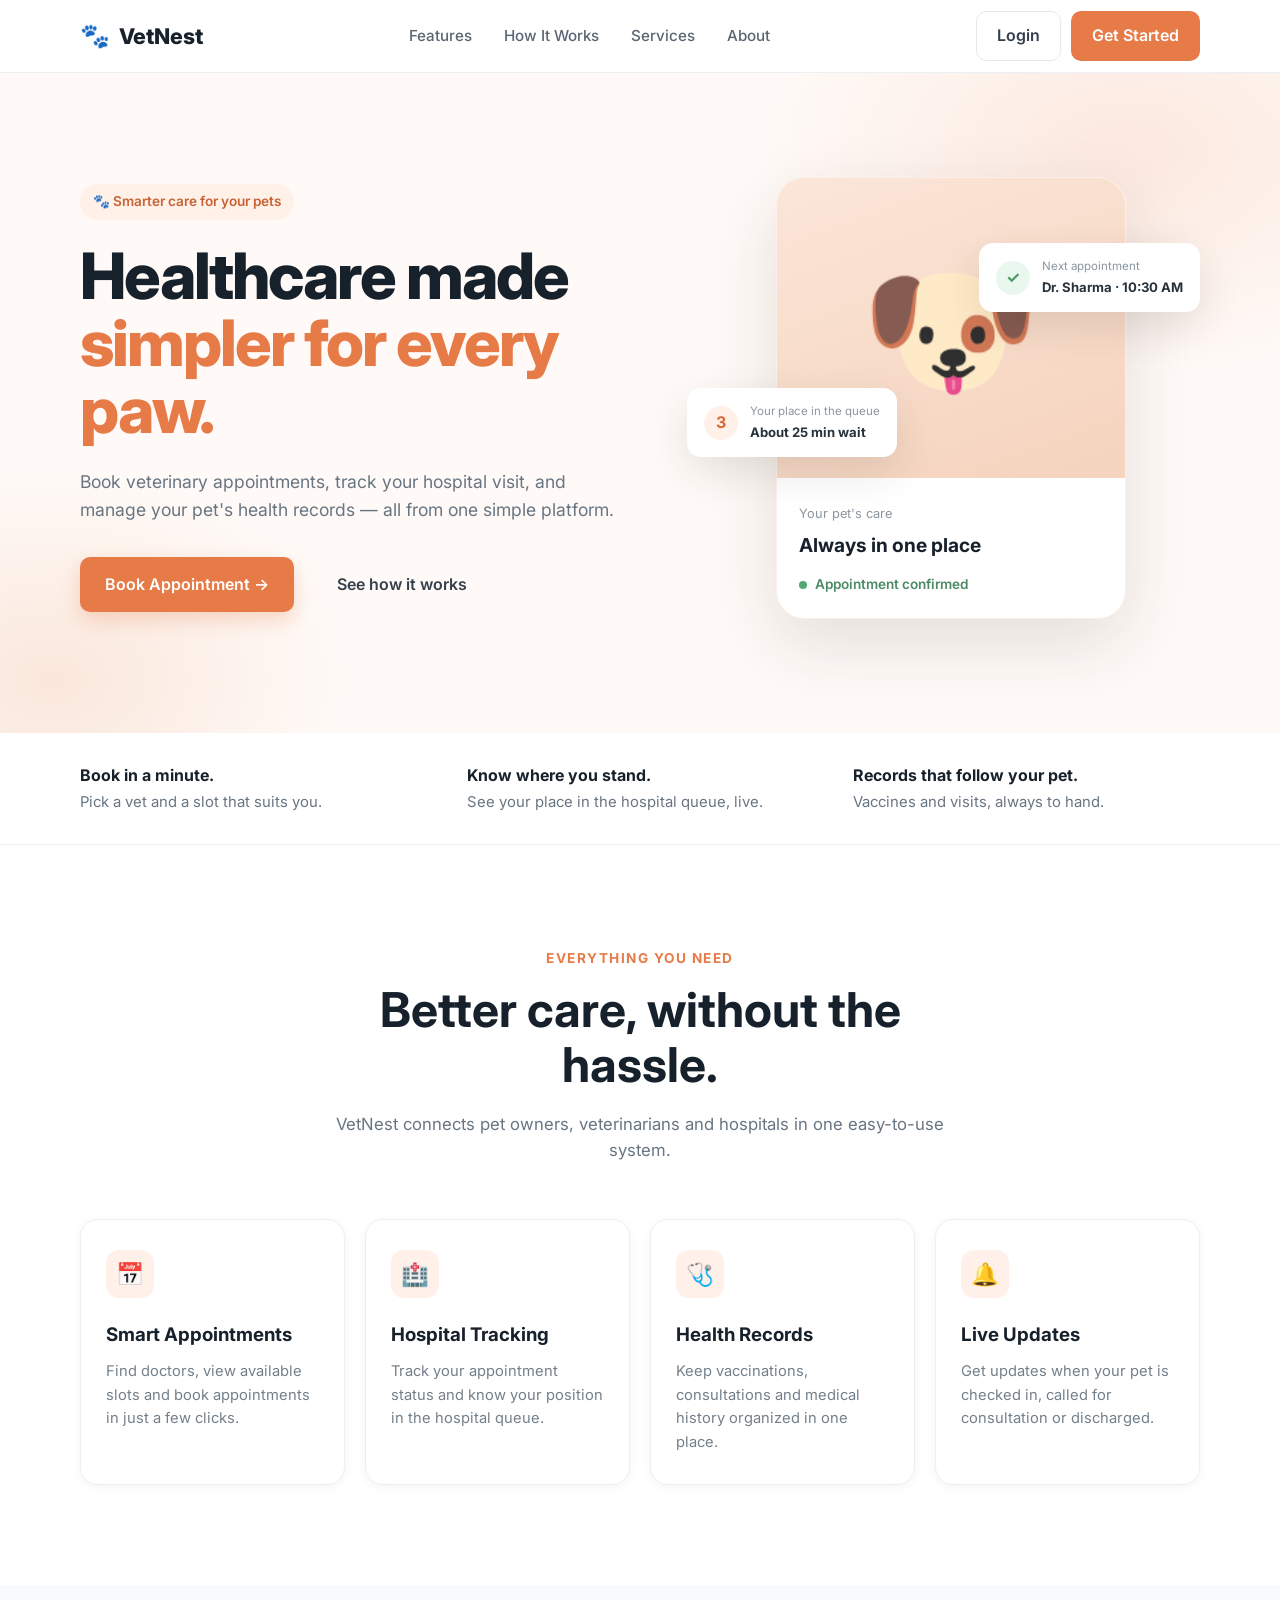
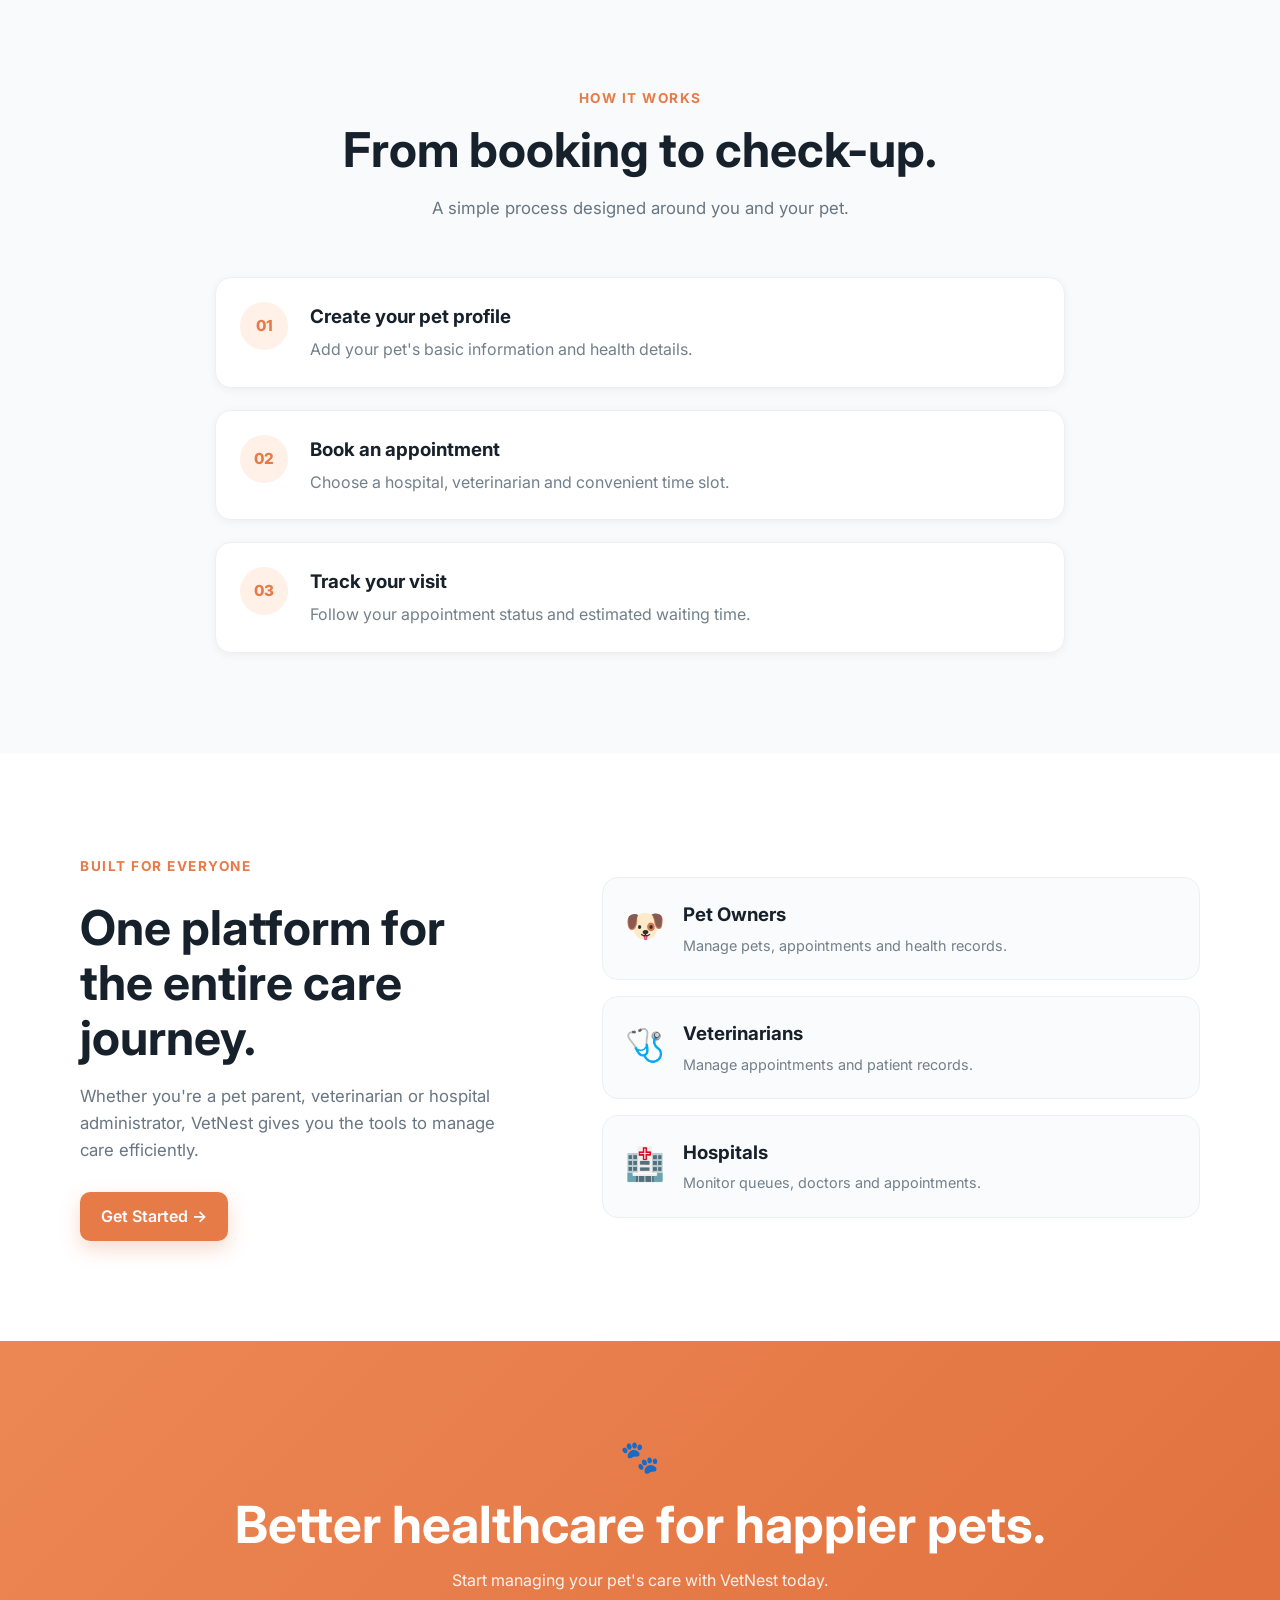
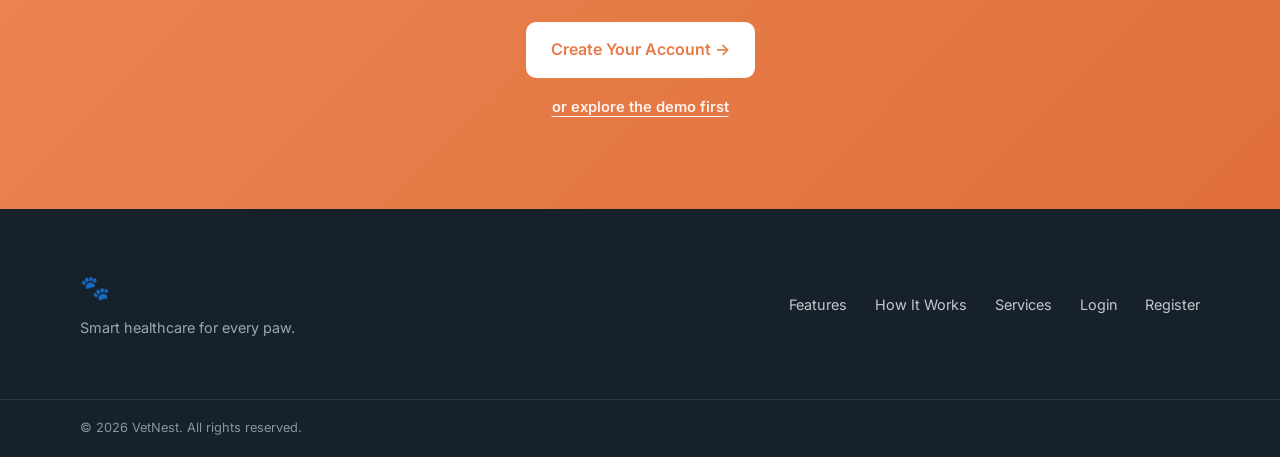
<file: index.html>
<!DOCTYPE html>
<html lang="en">
<head>
    <meta charset="UTF-8">
    <meta name="viewport" content="width=device-width, initial-scale=1.0">

    <title>VetNest | Smart Pet Healthcare</title>
    <meta name="description" content="Book veterinary appointments, track your hospital visit live and keep your pet's health records in one place.">
    <meta name="theme-color" content="#e77b48">
    <link rel="preconnect" href="https://fonts.googleapis.com">
    <link rel="preconnect" href="https://fonts.gstatic.com" crossorigin>
    <link href="https://fonts.googleapis.com/css2?family=Inter:wght@400;500;600;700;800&display=swap" rel="stylesheet">

    <link rel="stylesheet" href="css/global.css">
    <link rel="stylesheet" href="css/landing.css">
</head>

<body>

    <header class="navbar">
        <div class="container navbar-container">

            <a href="index.html" class="logo">
                <span class="logo-icon">🐾</span>
                <span class="logo-text">VetNest</span>
            </a>

            <nav class="nav-links" id="navLinks">
                <a href="#features" class="nav-link">Features</a>
                <a href="#how-it-works" class="nav-link">How It Works</a>
                <a href="#services" class="nav-link">Services</a>
                <a href="#about" class="nav-link">About</a>
            </nav>

            <div class="nav-actions" id="navActions">
                <a href="login.html" class="button button-login">Login</a>
                <a href="register.html" class="button button-cta">Get Started</a>
            </div>

            <button class="nav-toggle" id="navToggle" type="button" aria-label="Open menu" aria-expanded="false" aria-controls="navLinks">
                <span></span><span></span><span></span>
            </button>

        </div>
    </header>


    <main>

        <section class="hero" id="home">
            <div class="container hero-container">

                <div class="hero-content">

                    <span class="hero-badge">
                        🐾 Smarter care for your pets
                    </span>

                    <h1 class="hero-title">
                        Healthcare made
                        <span class="highlight">simpler for every paw.</span>
                    </h1>

                    <p class="hero-description">
                        Book veterinary appointments, track your hospital
                        visit, and manage your pet's health records — all
                        from one simple platform.
                    </p>

                    <div class="hero-actions">
                        <a href="appointment.html" class="button button-primary button-large"> Book Appointment →</a>

                        <a href="#how-it-works" class="button button-link button-large">See how it works</a>
                    </div>
                </div>
                <div class="hero-visual">
                    <div class="pet-card">
                        <div class="pet-image">🐶</div>

                        <div class="pet-card-content">
                            <span class="pet-card-label">Your pet's care</span>
                            <h3 class="pet-card-title">Always in one place</h3>

                            <div class="pet-status">
                                <span class="status-dot"></span>
                                Appointment confirmed
                            </div>
                        </div>
                    </div>

                    <div class="hero-floating-card queue-card">
                        <span class="floating-icon floating-icon-warm">3</span>
                        <div>
                            <small>Your place in the queue</small>
                            <strong>About 25 min wait</strong>
                        </div>
                    </div>

                    <div class="hero-floating-card appointment-card">
                        <span class="floating-icon">✓</span>
                        <div>
                            <small>Next appointment</small>
                            <strong>Dr. Sharma · 10:30 AM</strong>
                        </div>
                    </div>

                </div>

            </div>
        </section>


        <section class="promise-strip" aria-label="What VetNest does">
            <div class="container promise-container">
                <p><strong>Book in a minute.</strong> Pick a vet and a slot that suits you.</p>
                <p><strong>Know where you stand.</strong> See your place in the hospital queue, live.</p>
                <p><strong>Records that follow your pet.</strong> Vaccines and visits, always to hand.</p>
            </div>
        </section>


        <section class="features section" id="features">
            <div class="container">

                <div class="section-heading">
                    <span class="section-label">Everything you need</span>

                    <h2 class="section-title">
                        Better care, without the hassle.
                    </h2>

                    <p class="section-description">
                        VetNest connects pet owners, veterinarians and
                        hospitals in one easy-to-use system.
                    </p>
                </div>


                <div class="feature-grid">

                    <article class="feature-card">
                        <div class="feature-icon">📅</div>

                        <h3>Smart Appointments</h3>

                        <p>
                            Find doctors, view available slots and book
                            appointments in just a few clicks.
                        </p>
                    </article>


                    <article class="feature-card">
                        <div class="feature-icon">🏥</div>

                        <h3>Hospital Tracking</h3>

                        <p>
                            Track your appointment status and know your
                            position in the hospital queue.
                        </p>
                    </article>


                    <article class="feature-card">
                        <div class="feature-icon">🩺</div>

                        <h3>Health Records</h3>

                        <p>
                            Keep vaccinations, consultations and medical
                            history organized in one place.
                        </p>
                    </article>


                    <article class="feature-card">
                        <div class="feature-icon">🔔</div>

                        <h3>Live Updates</h3>

                        <p>
                            Get updates when your pet is checked in,
                            called for consultation or discharged.
                        </p>
                    </article>

                </div>

            </div>
        </section>


        <section class="how-it-works section" id="how-it-works">
            <div class="container">

                <div class="section-heading">
                    <span class="section-label">How it works</span>

                    <h2 class="section-title">
                        From booking to check-up.
                    </h2>

                    <p class="section-description">
                        A simple process designed around you and your pet.
                    </p>
                </div>


                <div class="steps">

                    <div class="step">
                        <span class="step-number">01</span>

                        <div>
                            <h3>Create your pet profile</h3>
                            <p>
                                Add your pet's basic information and health
                                details.
                            </p>
                        </div>
                    </div>


                    <div class="step">
                        <span class="step-number">02</span>

                        <div>
                            <h3>Book an appointment</h3>
                            <p>
                                Choose a hospital, veterinarian and
                                convenient time slot.
                            </p>
                        </div>
                    </div>


                    <div class="step">
                        <span class="step-number">03</span>

                        <div>
                            <h3>Track your visit</h3>
                            <p>
                                Follow your appointment status and estimated
                                waiting time.
                            </p>
                        </div>
                    </div>

                </div>

            </div>
        </section>


        <section class="services section" id="services">
            <div class="container">

                <div class="services-content">

                    <div>
                        <span class="section-label">Built for everyone</span>

                        <h2 class="section-title">
                            One platform for the entire care journey.
                        </h2>

                        <p class="section-description">
                            Whether you're a pet parent, veterinarian or
                            hospital administrator, VetNest gives you the
                            tools to manage care efficiently.
                        </p>

                        <a
                            href="register.html"
                            class="button button-primary"
                        >
                            Get Started →
                        </a>
                    </div>


                    <div class="service-list">

                        <div class="service-item">
                            <span class="service-icon">🐶</span>
                            <div>
                                <h3>Pet Owners</h3>
                                <p>
                                    Manage pets, appointments and health
                                    records.
                                </p>
                            </div>
                        </div>


                        <div class="service-item">
                            <span class="service-icon">🩺</span>
                            <div>
                                <h3>Veterinarians</h3>
                                <p>
                                    Manage appointments and patient records.
                                </p>
                            </div>
                        </div>


                        <div class="service-item">
                            <span class="service-icon">🏥</span>
                            <div>
                                <h3>Hospitals</h3>
                                <p>
                                    Monitor queues, doctors and appointments.
                                </p>
                            </div>
                        </div>

                    </div>

                </div>

            </div>
        </section>


        <section class="cta" id="about">
            <div class="container cta-container">

                <span class="cta-icon">🐾</span>

                <h2>Better healthcare for happier pets.</h2>

                <p>
                    Start managing your pet's care with VetNest today.
                </p>

                <a
                    href="register.html"
                    class="button button-light button-large"
                >
                    Create Your Account →
                </a>

                <a href="login.html#demo" class="cta-demo-link">or explore the demo first</a>

            </div>
        </section>

    </main>


    
    <footer class="footer">
        <div class="container footer-container">

            <div class="footer-brand">
                <a href="index.html" class="logo">
                    <span class="logo-icon">🐾</span>
                    <span class="logo-text">VetNest</span>
                </a>

                <p>
                    Smart healthcare for every paw.
                </p>
            </div>


            <div class="footer-links">
                <a href="#features">Features</a>
                <a href="#how-it-works">How It Works</a>
                <a href="#services">Services</a>
                <a href="login.html">Login</a>
                <a href="register.html">Register</a>
            </div>

        </div>


        <div class="footer-bottom">
            <div class="container">
                <p>© 2026 VetNest. All rights reserved.</p>
            </div>
        </div>
    </footer>


    <script src="js/app.js"></script>

</body>
</html>
</file>
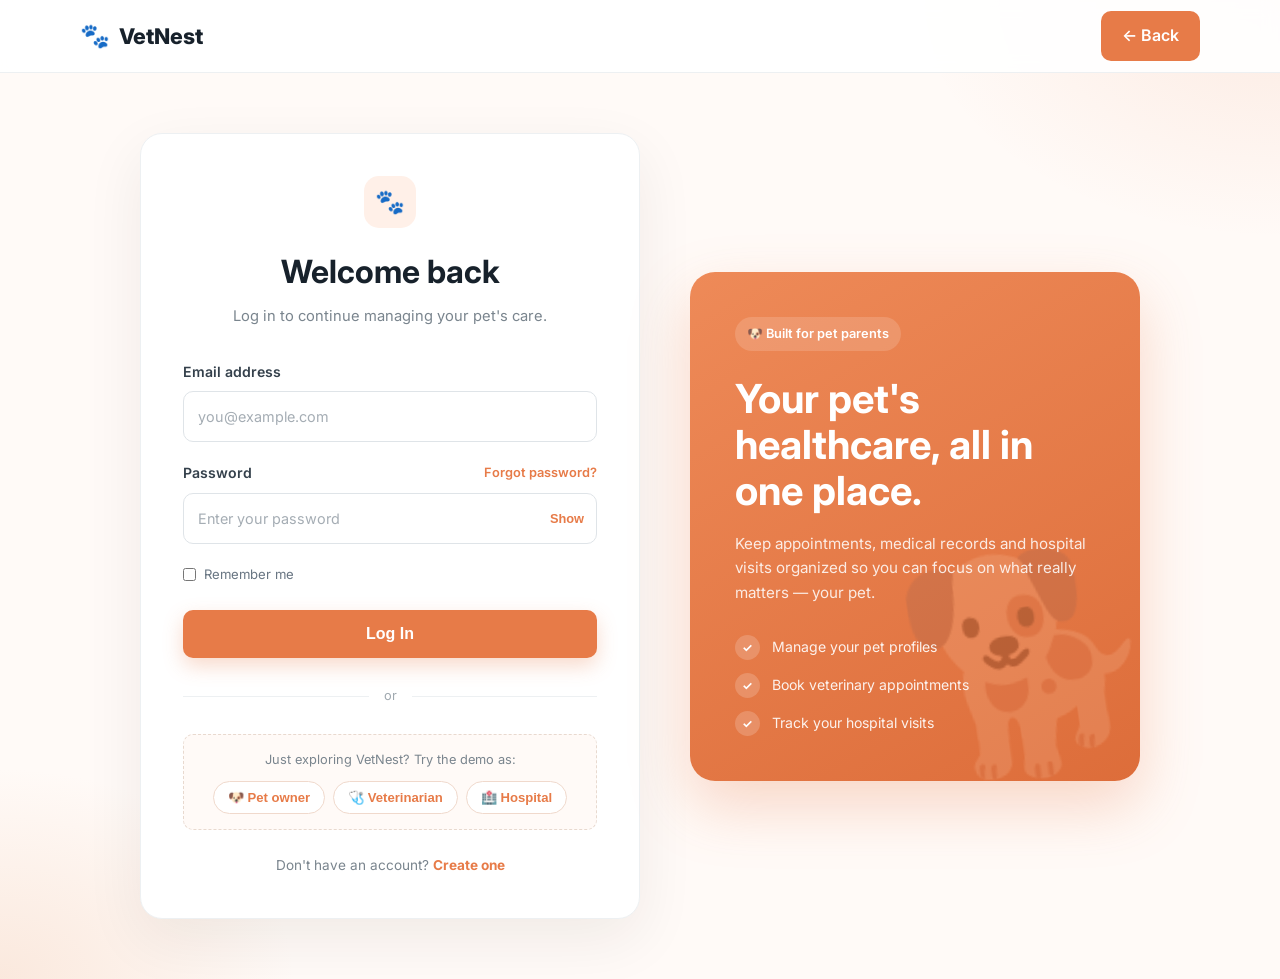
<file: appointment.html>
<!DOCTYPE html>
<html lang="en">
<head>
    <meta charset="UTF-8">
    <meta name="viewport" content="width=device-width, initial-scale=1.0">
    <title>Book appointment | VetNest</title>
    <link rel="preconnect" href="https://fonts.googleapis.com">
    <link rel="preconnect" href="https://fonts.gstatic.com" crossorigin>
    <link href="https://fonts.googleapis.com/css2?family=Inter:wght@400;500;600;700;800&display=swap" rel="stylesheet">
    <link rel="stylesheet" href="css/global.css">
    <link rel="stylesheet" href="css/app.css">
</head>

<body class="app-page" data-role="owner" data-page="booking">

    <div class="app-shell">

        <!-- Sidebar and top bar are filled in by js/shell.js -->
        <aside class="sidebar" id="sidebar"></aside>

        <div class="app-main">
            <header class="topbar" id="topbar"></header>

            <main class="app-content">

                <div class="page-head">
                    <div>
                        <h1>Book an appointment</h1>
                        <p>Choose your pet, a hospital, a veterinarian and a time.</p>
                    </div>
                </div>

                <div class="book-steps" id="bookSteps" aria-label="Booking progress"></div>

                <div class="book-grid">
                    <section class="card" id="bookCard">
                        <div id="stepBody"></div>
                        <div class="step-actions">
                            <button type="button" class="button button-ghost" id="backBtn">Back</button>
                            <button type="button" class="button button-primary" id="nextBtn">Continue</button>
                        </div>
                    </section>

                    <aside class="card summary" aria-label="Booking summary">
                        <div class="card-head"><h2>Your booking</h2></div>
                        <dl id="summary"></dl>
                    </aside>
                </div>
            </main>
        </div>

    </div>

    <script src="js/store.js"></script>
    <script src="js/ui.js"></script>
    <script src="js/shell.js"></script>
    <script src="js/owner.js"></script>

</body>
</html>
</file>
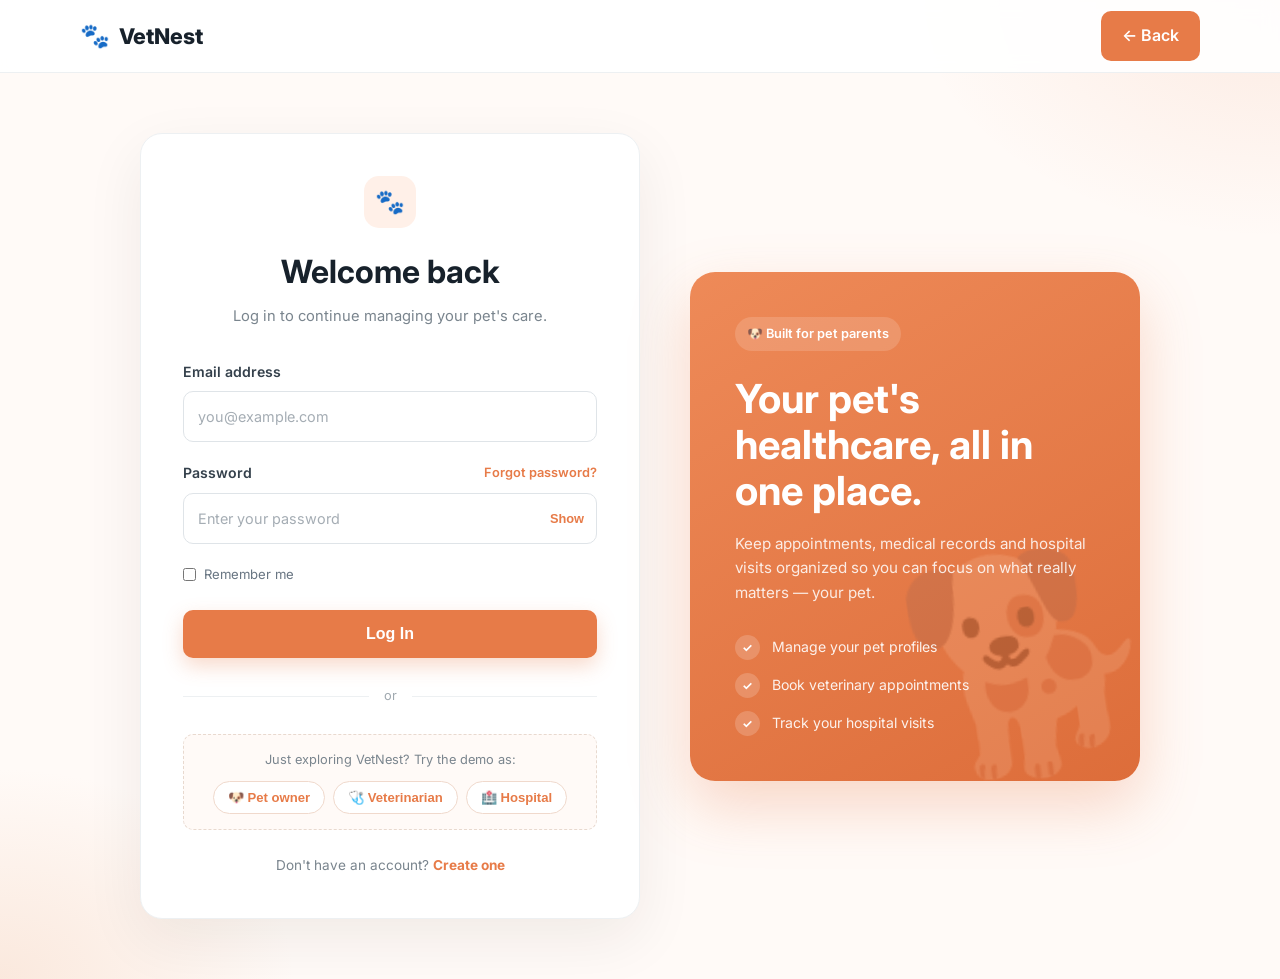
<file: hospital-appointments.html>
<!DOCTYPE html>
<html lang="en">
<head>
    <meta charset="UTF-8">
    <meta name="viewport" content="width=device-width, initial-scale=1.0">
    <title>Appointments | VetNest</title>
    <link rel="preconnect" href="https://fonts.googleapis.com">
    <link rel="preconnect" href="https://fonts.gstatic.com" crossorigin>
    <link href="https://fonts.googleapis.com/css2?family=Inter:wght@400;500;600;700;800&display=swap" rel="stylesheet">
    <link rel="stylesheet" href="css/global.css">
    <link rel="stylesheet" href="css/app.css">
</head>

<body class="app-page" data-role="hospital" data-page="appointments">

    <div class="app-shell">

        <!-- Sidebar and top bar are filled in by js/shell.js -->
        <aside class="sidebar" id="sidebar"></aside>

        <div class="app-main">
            <header class="topbar" id="topbar"></header>

            <main class="app-content">

                <div class="page-head">
                    <div>
                        <h1>Appointments</h1>
                        <p>Search, filter and manage every booking at your hospital.</p>
                    </div>
                </div>

                <div class="toolbar">
                    <input type="search" class="search-input" id="apptSearch" placeholder="Search pet, owner or token" aria-label="Search appointments">
                    <select id="fltWhen" aria-label="Date">
                        <option value="today">Today</option>
                        <option value="upcoming">Upcoming</option>
                        <option value="past">Past</option>
                        <option value="all">All dates</option>
                    </select>
                    <select id="fltStatus" aria-label="Status">
                        <option value="all">All statuses</option>
                        <option value="booked">Scheduled</option>
                        <option value="checked-in">Waiting</option>
                        <option value="in-consult">In consultation</option>
                        <option value="completed">Completed</option>
                        <option value="cancelled">Cancelled</option>
                    </select>
                    <select id="fltVet" aria-label="Doctor"></select>
                </div>

                <div class="table-wrap">
                    <table class="table">
                        <thead>
                            <tr><th>Date</th><th>Time</th><th>Patient</th><th>Owner</th><th>Doctor</th><th>Reason</th><th>Status</th><th></th></tr>
                        </thead>
                        <tbody id="apptTable"></tbody>
                    </table>
                </div>
            </main>
        </div>

    </div>

    <script src="js/store.js"></script>
    <script src="js/ui.js"></script>
    <script src="js/shell.js"></script>
    <script src="js/staff.js"></script>

</body>
</html>
</file>
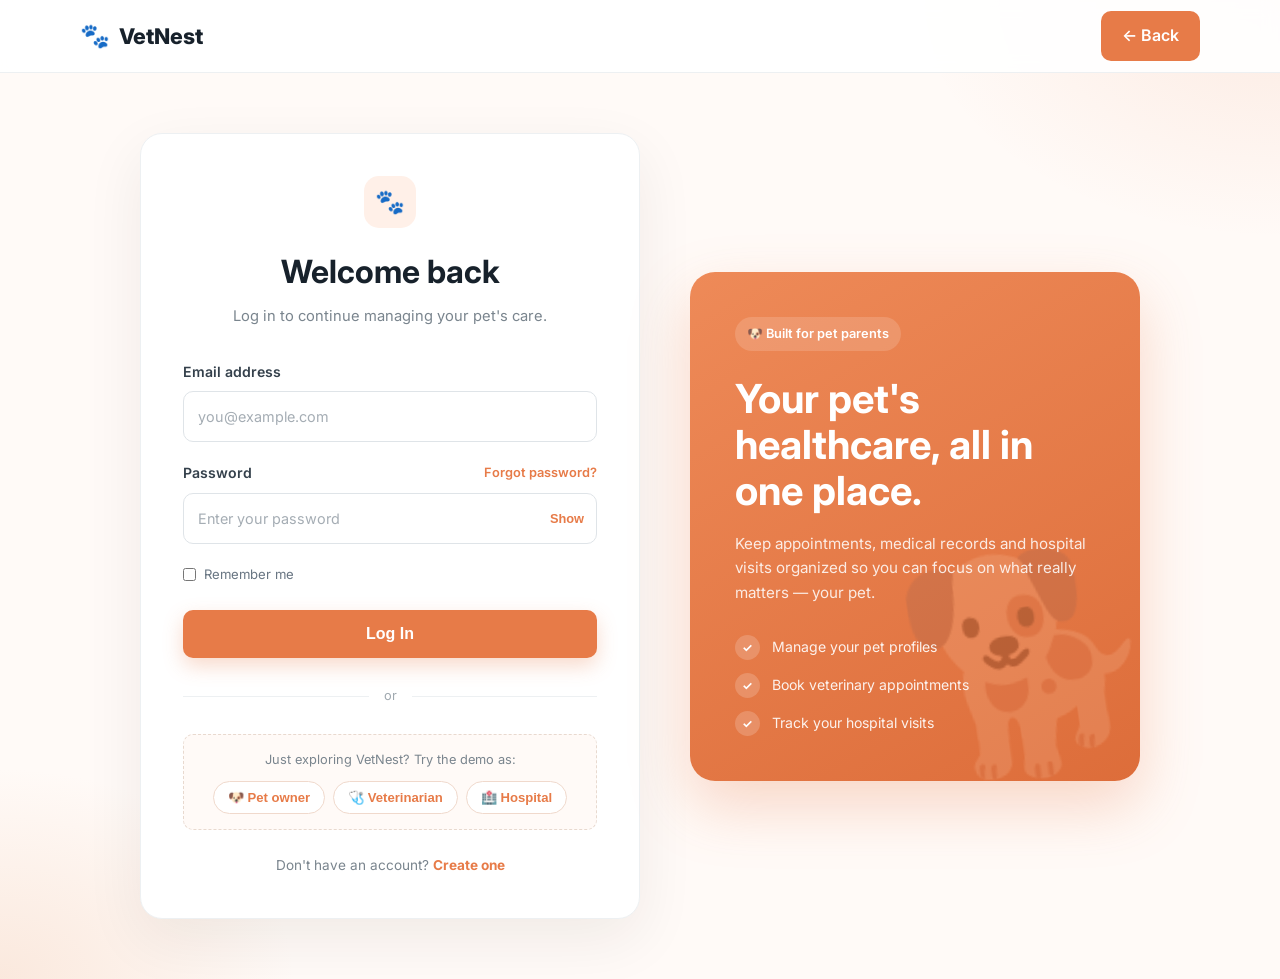
<file: hospital-dashboard.html>
<!DOCTYPE html>
<html lang="en">
<head>
    <meta charset="UTF-8">
    <meta name="viewport" content="width=device-width, initial-scale=1.0">
    <title>Live overview | VetNest</title>
    <link rel="preconnect" href="https://fonts.googleapis.com">
    <link rel="preconnect" href="https://fonts.gstatic.com" crossorigin>
    <link href="https://fonts.googleapis.com/css2?family=Inter:wght@400;500;600;700;800&display=swap" rel="stylesheet">
    <link rel="stylesheet" href="css/global.css">
    <link rel="stylesheet" href="css/app.css">
</head>

<body class="app-page" data-role="hospital" data-page="overview">

    <div class="app-shell">

        <!-- Sidebar and top bar are filled in by js/shell.js -->
        <aside class="sidebar" id="sidebar"></aside>

        <div class="app-main">
            <header class="topbar" id="topbar"></header>

            <main class="app-content">

                <div class="page-head">
                    <div>
                        <h1 id="hospTitle">Live overview</h1>
                        <p>See every doctor's queue as it moves.</p>
                    </div>
                    <div class="page-actions">
                        <a href="hospital-appointments.html" class="button button-ghost">All appointments</a>
                    </div>
                </div>

                <section class="stat-grid" id="stats" aria-label="Summary"></section>

                <h2 class="group-title">Doctors on duty</h2>
                <div class="board" id="board"></div>

                <h2 class="group-title" style="margin-top:30px">Today's patients</h2>
                <div class="table-wrap">
                    <table class="table">
                        <thead>
                            <tr><th>Time</th><th>Patient</th><th>Doctor</th><th>Reason</th><th>Status</th><th></th></tr>
                        </thead>
                        <tbody id="liveTable"></tbody>
                    </table>
                </div>
            </main>
        </div>

    </div>

    <script src="js/store.js"></script>
    <script src="js/ui.js"></script>
    <script src="js/shell.js"></script>
    <script src="js/staff.js"></script>

</body>
</html>
</file>
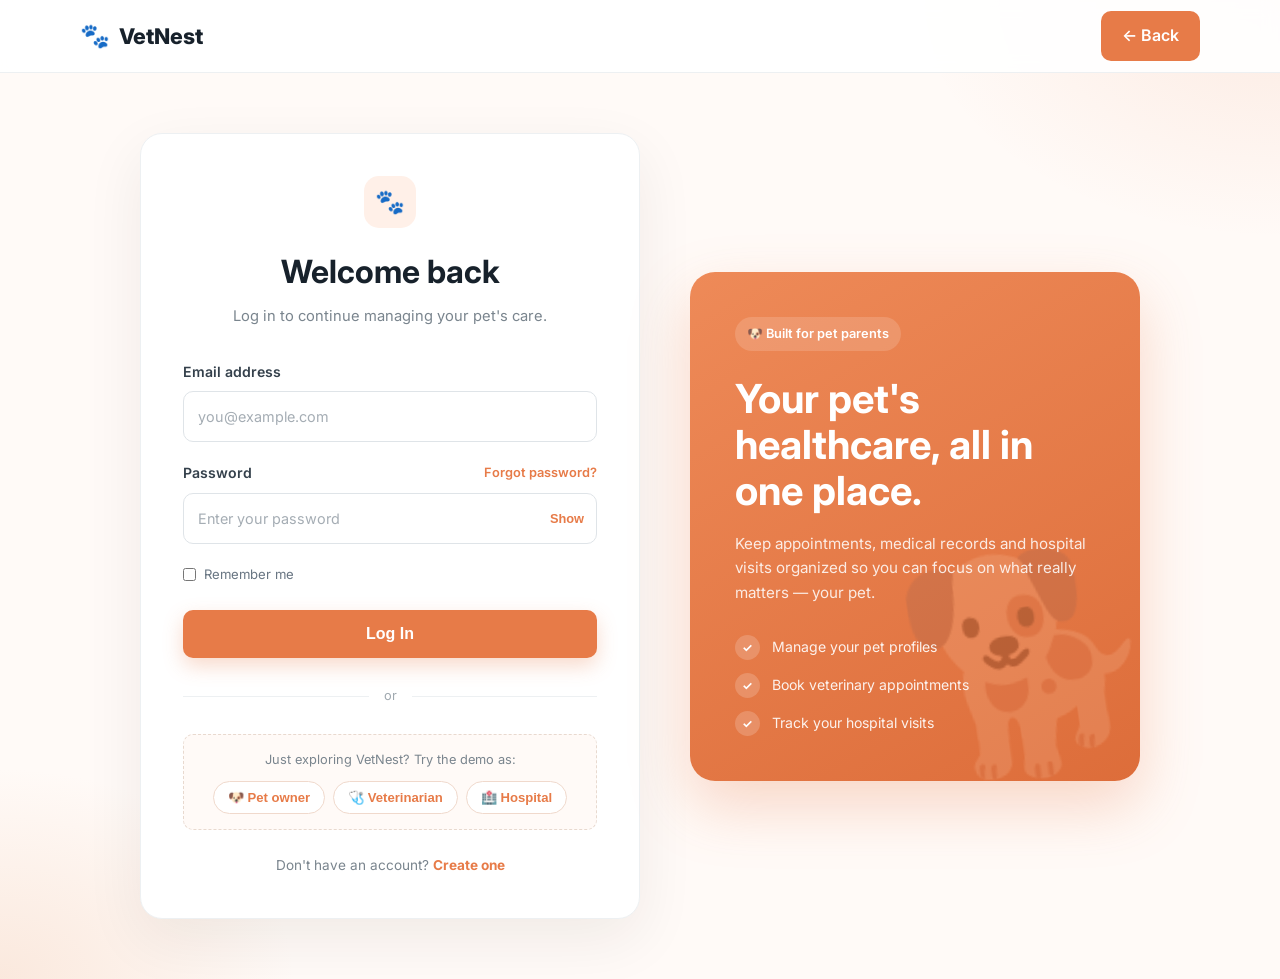
<file: login.html>
<!DOCTYPE html>
<html lang="en">

<head>
    <meta charset="UTF-8">
    <meta name="viewport" content="width=device-width, initial-scale=1.0">
    <title>Login | VetNest</title>
    <link rel="preconnect" href="https://fonts.googleapis.com">
    <link rel="preconnect" href="https://fonts.gstatic.com" crossorigin>
    <link href="https://fonts.googleapis.com/css2?family=Inter:wght@400;500;600;700;800&display=swap" rel="stylesheet">
    <link rel="stylesheet" href="css/global.css">
    <link rel="stylesheet" href="css/auth.css">
    <link rel="stylesheet" href="css/app.css">
</head>

<body class="auth-page">

    <header class="auth-header">
        <div class="container auth-header-container">

            <a href="index.html" class="logo">
                <span class="logo-icon">🐾</span>
                <span class="logo-text">VetNest</span>
            </a>

            <a href="index.html" class="back-link back-button">
                ← Back
            </a>

        </div>
    </header>


    <main class="auth-main">

        <div class="auth-container">
            <section class="auth-card">

                <div class="auth-heading">
                    <span class="auth-icon">🐾</span>

                    <h1>Welcome back</h1>

                    <p>
                        Log in to continue managing your pet's care.
                    </p>
                </div>

                <form class="auth-form" id="loginForm">

                    <div class="form-group">
                        <label for="email">Email address</label>

                        <input type="email" id="email" name="email" placeholder="you@example.com" autocomplete="email"
                            required>
                    </div>


                    <div class="form-group">

                        <div class="form-label-row">
                            <label for="password">Password</label>

                            <a href="#" class="forgot-password" id="forgotLink">
                                Forgot password?
                            </a>
                        </div>

                        <div class="password-input">
                            <input type="password" id="password" name="password" placeholder="Enter your password"
                                autocomplete="current-password" required>

                            <button type="button" class="password-toggle" id="passwordToggle"
                                aria-label="Show password">
                                Show
                            </button>
                        </div>

                    </div>


                    <div class="form-options">

                        <label class="remember-me">
                            <input type="checkbox" name="remember">

                            <span>Remember me</span>
                        </label>

                    </div>


                    <p class="form-message" id="formMessage" role="alert" hidden></p>


                    <button type="submit" class="button button-primary button-large auth-submit">
                        Log In
                    </button>

                </form>

                <div class="auth-divider">
                    <span>or</span>
                </div>

                <div class="demo-login" id="demo">

                    <p class="demo-login-text">
                        Just exploring VetNest? Try the demo as:
                    </p>

                    <div class="demo-roles" id="demoRoles">
                        <button type="button" class="demo-login-button" data-role="owner">🐶 Pet owner</button>
                        <button type="button" class="demo-login-button" data-role="vet">🩺 Veterinarian</button>
                        <button type="button" class="demo-login-button" data-role="hospital">🏥 Hospital</button>
                    </div>

                </div>

                <p class="auth-footer-text">
                    Don't have an account?
                    <a href="register.html">Create one</a>
                </p>

            </section>

            <aside class="auth-info">

                <div class="auth-info-content">

                    <span class="auth-info-badge">
                        🐶 Built for pet parents
                    </span>

                    <h2>
                        Your pet's healthcare,
                        all in one place.
                    </h2>

                    <p>
                        Keep appointments, medical records and
                        hospital visits organized so you can focus
                        on what really matters — your pet.
                    </p>

                    <div class="auth-info-list">

                        <div class="auth-info-item">
                            <span>✓</span>
                            <p>Manage your pet profiles</p>
                        </div>

                        <div class="auth-info-item">
                            <span>✓</span>
                            <p>Book veterinary appointments</p>
                        </div>

                        <div class="auth-info-item">
                            <span>✓</span>
                            <p>Track your hospital visits</p>
                        </div>
                    </div>
                </div>
                <div class="auth-info-pet">
                    🐕
                </div>
            </aside>
        </div>
    </main>
    <dialog class="modal" id="forgotDialog" aria-labelledby="forgotTitle">
        <form class="modal-body" id="forgotForm">
            <h2 id="forgotTitle">Reset your password</h2>
            <p class="muted">Enter your email and we'll send you a link to choose a new password.</p>
            <div class="form-group">
                <label for="forgotEmail">Email address</label>
                <input type="email" id="forgotEmail" placeholder="you@example.com" autocomplete="email" required>
            </div>
            <div class="modal-actions">
                <button type="button" class="button button-ghost" data-close>Cancel</button>
                <button type="submit" class="button button-primary">Send reset link</button>
            </div>
        </form>
    </dialog>

    <script src="js/store.js"></script>
    <script src="js/ui.js"></script>
    <script src="js/auth.js"></script>


</body>

</html>
</file>
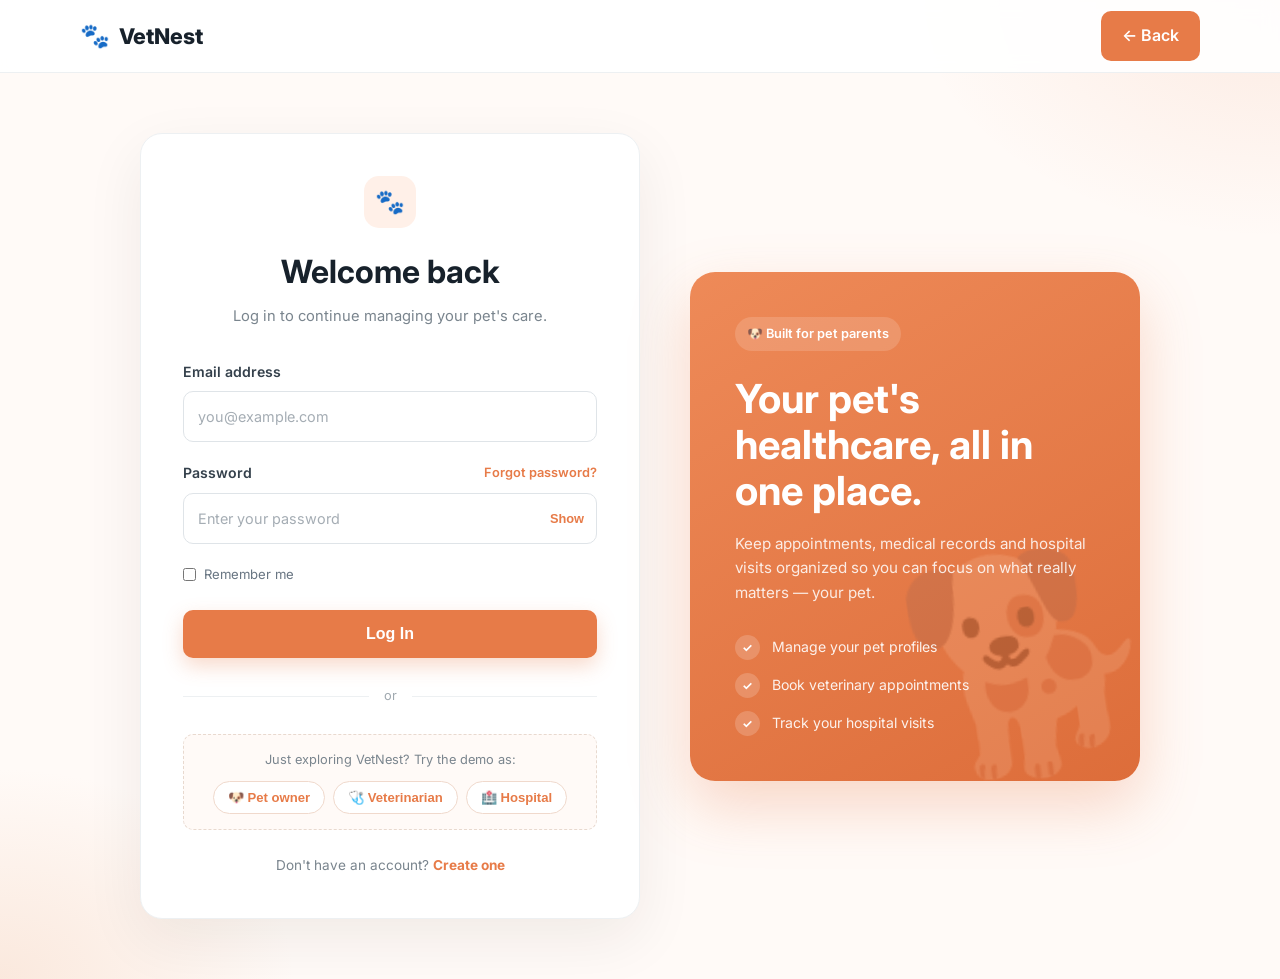
<file: owner-dashboard.html>
<!DOCTYPE html>
<html lang="en">
<head>
    <meta charset="UTF-8">
    <meta name="viewport" content="width=device-width, initial-scale=1.0">
    <title>Dashboard | VetNest</title>
    <link rel="preconnect" href="https://fonts.googleapis.com">
    <link rel="preconnect" href="https://fonts.gstatic.com" crossorigin>
    <link href="https://fonts.googleapis.com/css2?family=Inter:wght@400;500;600;700;800&display=swap" rel="stylesheet">
    <link rel="stylesheet" href="css/global.css">
    <link rel="stylesheet" href="css/app.css">
</head>

<body class="app-page" data-role="owner" data-page="dashboard">

    <div class="app-shell">

        <!-- Sidebar and top bar are filled in by js/shell.js -->
        <aside class="sidebar" id="sidebar"></aside>

        <div class="app-main">
            <header class="topbar" id="topbar"></header>

            <main class="app-content">

                <div class="page-head">
                    <div>
                        <h1 id="greeting">Welcome</h1>
                        <p>Here is what is happening with your pets today.</p>
                    </div>
                    <div class="page-actions">
                        <a href="appointment.html" class="button button-primary">Book appointment</a>
                    </div>
                </div>

                <section class="stat-grid" id="stats" aria-label="Summary"></section>

                <div class="dash-grid">
                    <section class="card live-card span-2" id="liveCard" aria-live="polite"></section>

                    <section class="card">
                        <div class="card-head">
                            <h2>Upcoming appointments</h2>
                            <a href="tracking.html" class="link">View all</a>
                        </div>
                        <div class="rows" id="upcomingList"></div>
                    </section>

                    <section class="card">
                        <div class="card-head">
                            <h2>Reminders</h2>
                            <a href="records.html" class="link">Health records</a>
                        </div>
                        <div class="rows" id="reminders"></div>
                    </section>

                    <section class="card span-2">
                        <div class="card-head">
                            <h2>My pets</h2>
                            <a href="pets.html" class="link">Manage pets</a>
                        </div>
                        <div class="pet-grid" id="petStrip"></div>
                    </section>
                </div>
            </main>
        </div>

    </div>

    <script src="js/store.js"></script>
    <script src="js/ui.js"></script>
    <script src="js/shell.js"></script>
    <script src="js/owner.js"></script>

</body>
</html>
</file>
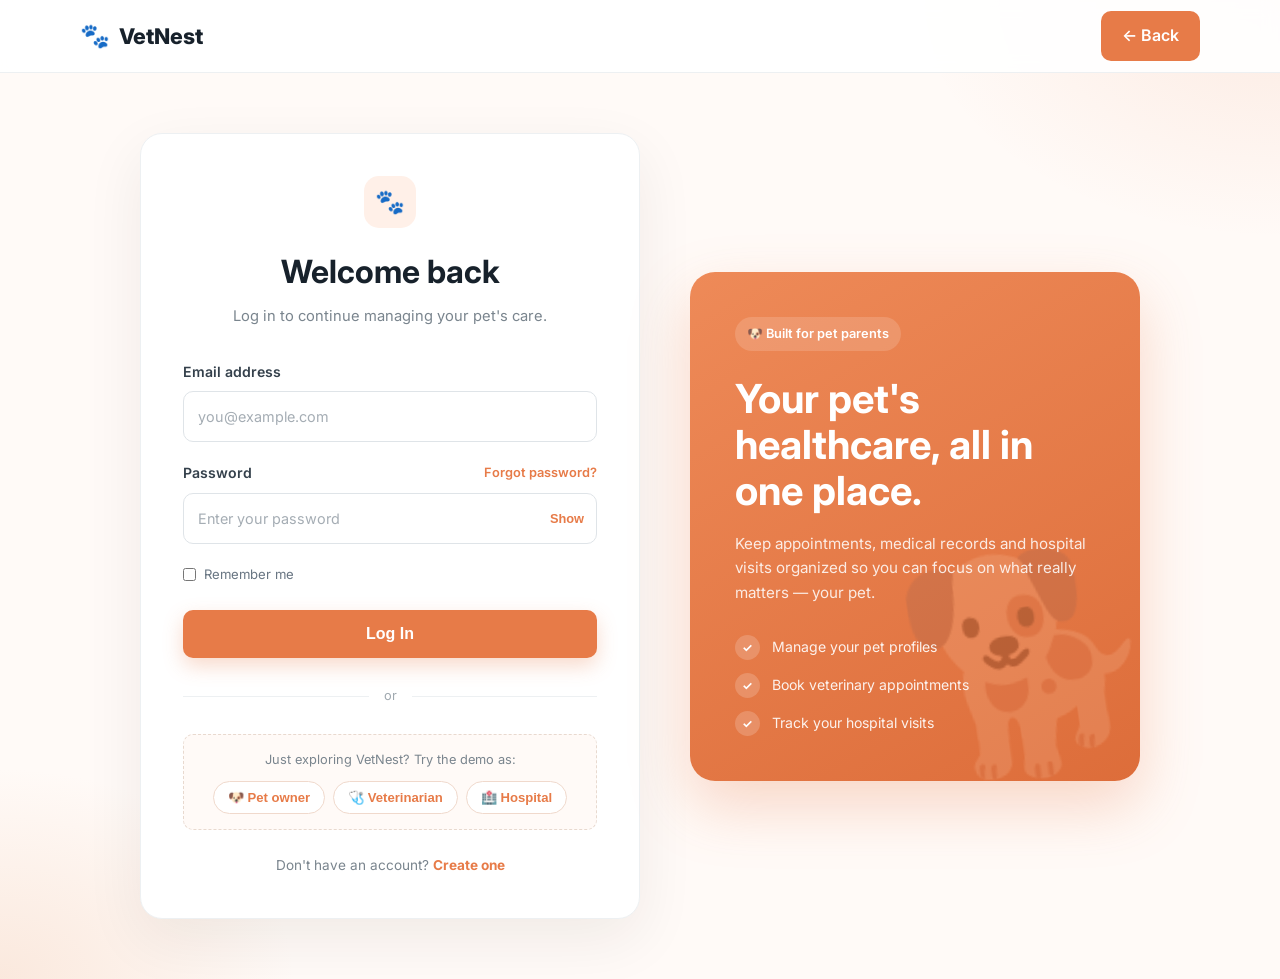
<file: pets.html>
<!DOCTYPE html>
<html lang="en">
<head>
    <meta charset="UTF-8">
    <meta name="viewport" content="width=device-width, initial-scale=1.0">
    <title>My pets | VetNest</title>
    <link rel="preconnect" href="https://fonts.googleapis.com">
    <link rel="preconnect" href="https://fonts.gstatic.com" crossorigin>
    <link href="https://fonts.googleapis.com/css2?family=Inter:wght@400;500;600;700;800&display=swap" rel="stylesheet">
    <link rel="stylesheet" href="css/global.css">
    <link rel="stylesheet" href="css/app.css">
</head>

<body class="app-page" data-role="owner" data-page="pets">

    <div class="app-shell">

        <!-- Sidebar and top bar are filled in by js/shell.js -->
        <aside class="sidebar" id="sidebar"></aside>

        <div class="app-main">
            <header class="topbar" id="topbar"></header>

            <main class="app-content">

                <div class="page-head">
                    <div>
                        <h1>My pets</h1>
                        <p>Keep a profile for each of your pets.</p>
                    </div>
                    <div class="page-actions">
                        <button type="button" class="button button-primary" id="addPetBtn">Add a pet</button>
                    </div>
                </div>

                <div class="pet-grid" id="petGrid"></div>
            </main>
        </div>

    </div>

    <dialog class="modal" id="petDialog" aria-labelledby="petDialogTitle">
        <form class="modal-body" id="petForm">
            <h2 id="petDialogTitle">Add a pet</h2>
            <p class="muted">Tell us a little about your pet so vets have the basics before you arrive.</p>
            <input type="hidden" id="petId">
            <div class="form-stack">
                <div class="field">
                    <label for="petName">Pet's name</label>
                    <input type="text" id="petName" placeholder="e.g. Bruno" required>
                </div>
                <div class="field-row">
                    <div class="field">
                        <label for="petSpecies">Species</label>
                        <select id="petSpecies">
                            <option value="dog">Dog</option>
                            <option value="cat">Cat</option>
                            <option value="bird">Bird</option>
                            <option value="rabbit">Rabbit</option>
                            <option value="other">Other</option>
                        </select>
                    </div>
                    <div class="field">
                        <label for="petBreed">Breed</label>
                        <input type="text" id="petBreed" placeholder="e.g. Labrador">
                    </div>
                </div>
                <div class="field-row">
                    <div class="field">
                        <label for="petAge">Age (years)</label>
                        <input type="number" id="petAge" min="0" max="40" step="0.5" placeholder="3">
                    </div>
                    <div class="field">
                        <label for="petWeight">Weight (kg)</label>
                        <input type="number" id="petWeight" min="0" max="120" step="0.1" placeholder="12.5">
                    </div>
                </div>
                <div class="field">
                    <label for="petNotes">Health notes <span class="muted">(optional)</span></label>
                    <textarea id="petNotes" placeholder="Allergies, past conditions, medication..."></textarea>
                </div>
            </div>
            <div class="modal-actions">
                <button type="button" class="button button-ghost" data-close>Cancel</button>
                <button type="submit" class="button button-primary">Save pet</button>
            </div>
        </form>
    </dialog>

    <script src="js/store.js"></script>
    <script src="js/ui.js"></script>
    <script src="js/shell.js"></script>
    <script src="js/owner.js"></script>

</body>
</html>
</file>
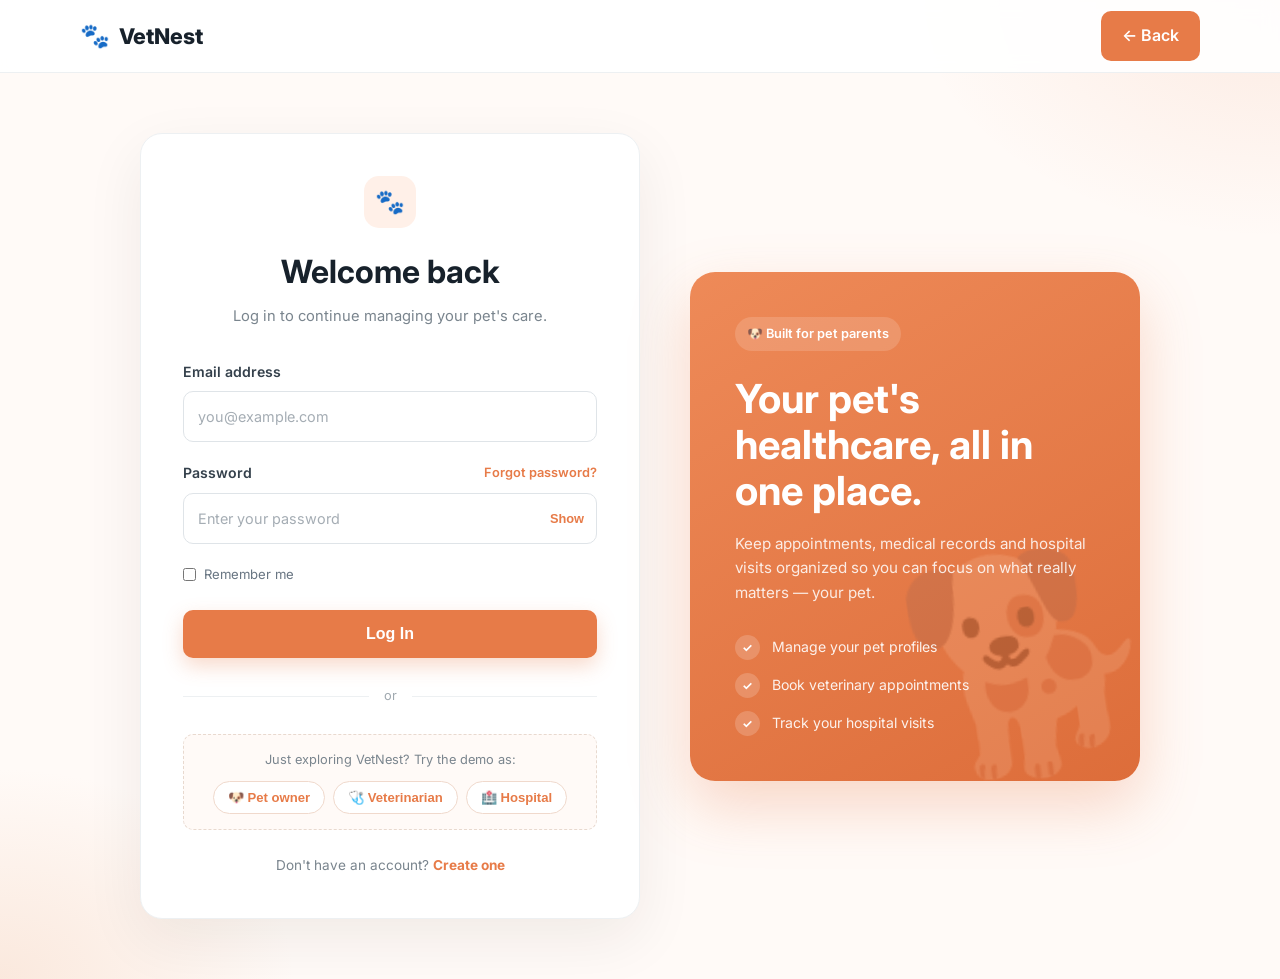
<file: records.html>
<!DOCTYPE html>
<html lang="en">
<head>
    <meta charset="UTF-8">
    <meta name="viewport" content="width=device-width, initial-scale=1.0">
    <title>Health records | VetNest</title>
    <link rel="preconnect" href="https://fonts.googleapis.com">
    <link rel="preconnect" href="https://fonts.gstatic.com" crossorigin>
    <link href="https://fonts.googleapis.com/css2?family=Inter:wght@400;500;600;700;800&display=swap" rel="stylesheet">
    <link rel="stylesheet" href="css/global.css">
    <link rel="stylesheet" href="css/app.css">
</head>

<body class="app-page" data-role="owner" data-page="records">

    <div class="app-shell">

        <!-- Sidebar and top bar are filled in by js/shell.js -->
        <aside class="sidebar" id="sidebar"></aside>

        <div class="app-main">
            <header class="topbar" id="topbar"></header>

            <main class="app-content">

                <div class="page-head">
                    <div>
                        <h1>Health records</h1>
                        <p>Vaccinations, consultations and tests, all in one place.</p>
                    </div>
                    <div class="page-actions">
                        <button type="button" class="button button-primary" id="addRecordBtn">Add record</button>
                    </div>
                </div>

                <div class="rows" id="recReminders" style="margin-bottom:22px"></div>

                <div class="chips" id="petChips" aria-label="Filter by pet"></div>
                <div class="tabs" id="typeTabs" role="tablist">
                    <button type="button" class="tab active" data-type="all">All</button>
                    <button type="button" class="tab" data-type="vaccination">Vaccinations</button>
                    <button type="button" class="tab" data-type="consultation">Consultations</button>
                    <button type="button" class="tab" data-type="lab">Lab tests</button>
                </div>

                <div class="timeline" id="timeline"></div>
            </main>
        </div>

    </div>

    <dialog class="modal" id="recordDialog" aria-labelledby="recordDialogTitle">
        <form class="modal-body" id="recordForm">
            <h2 id="recordDialogTitle">Add a health record</h2>
            <p class="muted">Log a vaccination, visit or test, including ones from another clinic.</p>
            <div class="form-stack">
                <div class="field">
                    <label for="recPet">Pet</label>
                    <select id="recPet" required></select>
                </div>
                <div class="field-row">
                    <div class="field">
                        <label for="recType">Type</label>
                        <select id="recType">
                            <option value="vaccination">Vaccination</option>
                            <option value="consultation">Consultation</option>
                            <option value="lab">Lab test</option>
                        </select>
                    </div>
                    <div class="field">
                        <label for="recDate">Date</label>
                        <input type="date" id="recDate" required>
                    </div>
                </div>
                <div class="field">
                    <label for="recTitle">Title</label>
                    <input type="text" id="recTitle" placeholder="e.g. Rabies booster" required>
                </div>
                <div class="field">
                    <label for="recVet">Vet or clinic <span class="muted">(optional)</span></label>
                    <input type="text" id="recVet" placeholder="Dr. Name or clinic">
                </div>
                <div class="field">
                    <label for="recNotes">Notes <span class="muted">(optional)</span></label>
                    <textarea id="recNotes" placeholder="Anything worth remembering"></textarea>
                </div>
                <div class="field">
                    <label for="recDue">Next due date <span class="muted">(optional)</span></label>
                    <input type="date" id="recDue">
                </div>
            </div>
            <div class="modal-actions">
                <button type="button" class="button button-ghost" data-close>Cancel</button>
                <button type="submit" class="button button-primary">Save record</button>
            </div>
        </form>
    </dialog>

    <script src="js/store.js"></script>
    <script src="js/ui.js"></script>
    <script src="js/shell.js"></script>
    <script src="js/owner.js"></script>

</body>
</html>
</file>
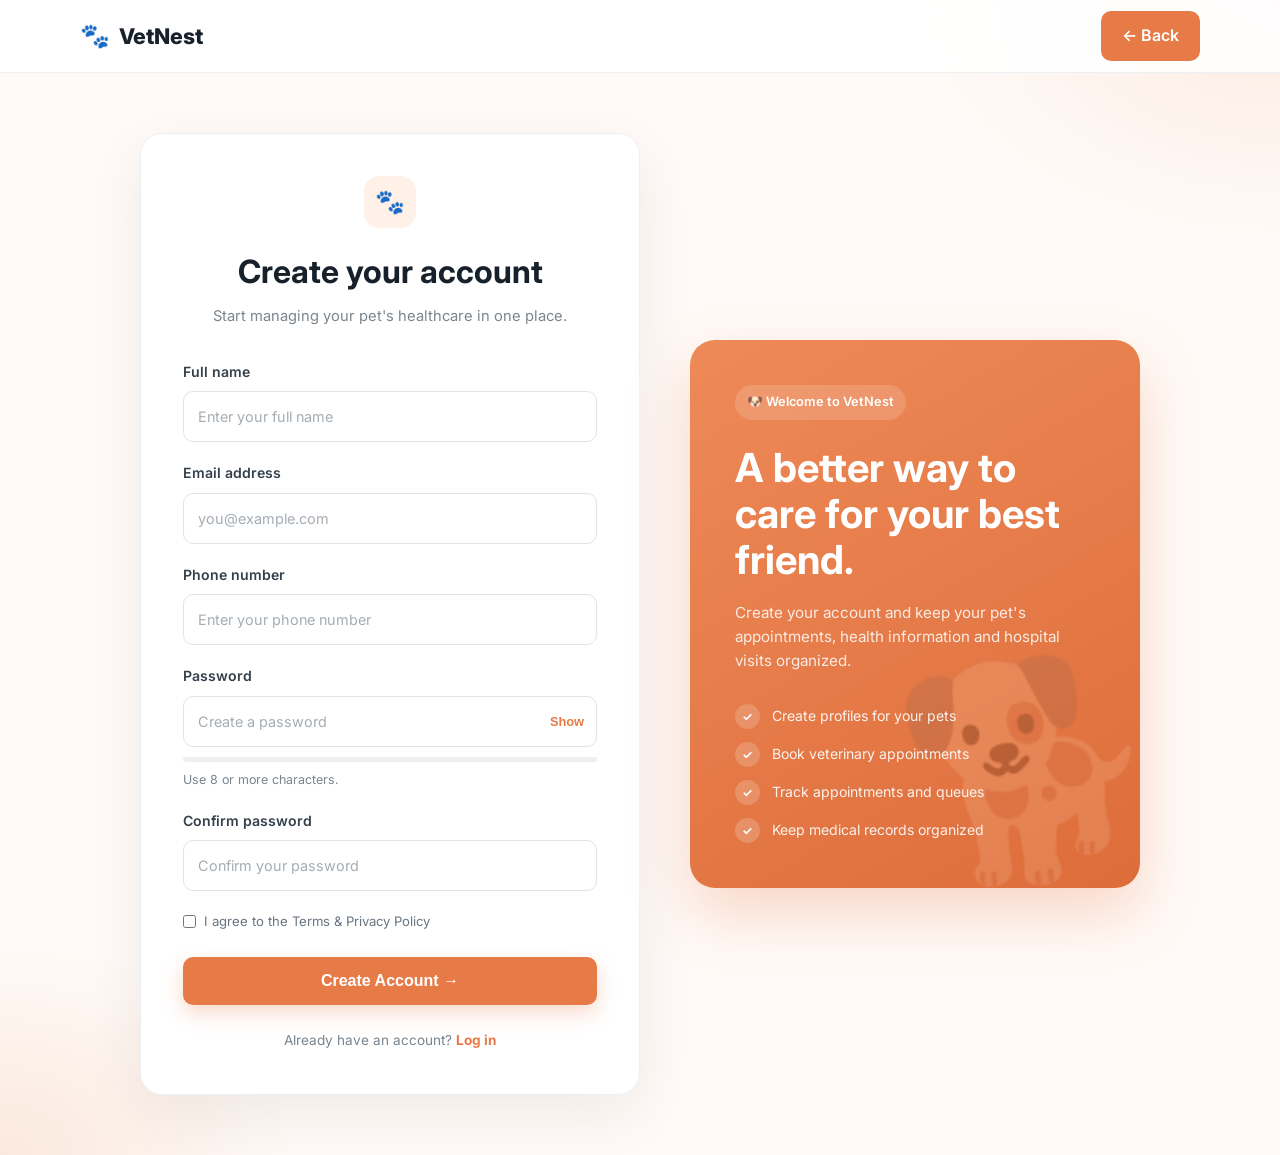
<file: register.html>
<!DOCTYPE html>
<html lang="en">
<head>
    <meta charset="UTF-8">
    <meta name="viewport" content="width=device-width, initial-scale=1.0">

    <title>Create Account | VetNest</title>

    <link rel="preconnect" href="https://fonts.googleapis.com">
    <link rel="preconnect" href="https://fonts.gstatic.com" crossorigin>
    <link href="https://fonts.googleapis.com/css2?family=Inter:wght@400;500;600;700;800&display=swap" rel="stylesheet">
    <link rel="stylesheet" href="css/global.css">
    <link rel="stylesheet" href="css/auth.css">
    <link rel="stylesheet" href="css/app.css">
</head>

<body class="auth-page">

    <header class="auth-header">
        <div class="container auth-header-container">

            <a href="index.html" class="logo">
                <span class="logo-icon">🐾</span>
                <span class="logo-text">VetNest</span>
            </a>

            <a href="index.html" class="back-link back-button">
                ← Back
            </a>

        </div>
    </header>


    <main class="auth-main">

        <div class="auth-container">

            <section class="auth-card">

                <div class="auth-heading">
                    <span class="auth-icon">🐾</span>

                    <h1>Create your account</h1>

                    <p>
                        Start managing your pet's healthcare in one place.
                    </p>
                </div>


      
                <form class="auth-form" id="registerForm">

                    <div class="form-group">
                        <label for="name">Full name</label>

                        <input
                            type="text"
                            id="name"
                            name="name"
                            placeholder="Enter your full name"
                            autocomplete="name"
                            required
                        >
                    </div>


    
                    <div class="form-group">
                        <label for="email">Email address</label>

                        <input
                            type="email"
                            id="email"
                            name="email"
                            placeholder="you@example.com"
                            autocomplete="email"
                            required
                        >
                    </div>


            
                    <div class="form-group">
                        <label for="phone">Phone number</label>

                        <input
                            type="tel"
                            id="phone"
                            name="phone"
                            placeholder="Enter your phone number"
                            autocomplete="tel"
                        >
                    </div>

                    <div class="form-group">
                        <label for="password">Password</label>

                        <div class="password-input">
                            <input
                                type="password"
                                id="password"
                                name="password"
                                placeholder="Create a password"
                                autocomplete="new-password"
                                required
                            >

                            <button
                                type="button"
                                class="password-toggle"
                                id="passwordToggle"
                                aria-label="Show password"
                            >
                                Show
                            </button>
                        </div>
                        <div class="strength" id="strength" aria-hidden="true"><span></span></div>
                        <small class="strength-text" id="strengthText">Use 8 or more characters.</small>
                    </div>


                    <div class="form-group">
                        <label for="confirmPassword">
                            Confirm password
                        </label>

                        <input
                            type="password"
                            id="confirmPassword"
                            name="confirmPassword"
                            placeholder="Confirm your password"
                            autocomplete="new-password"
                            required
                        >
                    </div>


                    <div class="form-options">

                        <label class="remember-me">
                            <input
                                type="checkbox"
                                name="terms"
                                required
                            >

                            <span>
                                I agree to the Terms & Privacy Policy
                            </span>
                        </label>

                    </div>


                    <p class="form-message" id="formMessage" role="alert" hidden></p>


                    <button type="submit"
                        class="button button-primary button-large auth-submit"
                    >
                        Create Account →
                    </button>

                </form>


     
                <p class="auth-footer-text">
                    Already have an account?
                    <a href="login.html">Log in</a>
                </p>

            </section>

            <aside class="auth-info">

                <div class="auth-info-content">

                    <span class="auth-info-badge">
                        🐶 Welcome to VetNest
                    </span>

                    <h2>
                        A better way to care for your best friend.
                    </h2>

                    <p>
                        Create your account and keep your pet's
                        appointments, health information and hospital
                        visits organized.
                    </p>


                    <div class="auth-info-list">

                        <div class="auth-info-item">
                            <span>✓</span>
                            <p>Create profiles for your pets</p>
                        </div>

                        <div class="auth-info-item">
                            <span>✓</span>
                            <p>Book veterinary appointments</p>
                        </div>

                        <div class="auth-info-item">
                            <span>✓</span>
                            <p>Track appointments and queues</p>
                        </div>

                        <div class="auth-info-item">
                            <span>✓</span>
                            <p>Keep medical records organized</p>
                        </div>

                    </div>

                </div>


                <div class="auth-info-pet">
                    🐕
                </div>

            </aside>

        </div>

    </main>


    <script src="js/store.js"></script>
    <script src="js/ui.js"></script>
    <script src="js/auth.js"></script>

</body>
</html>
</file>
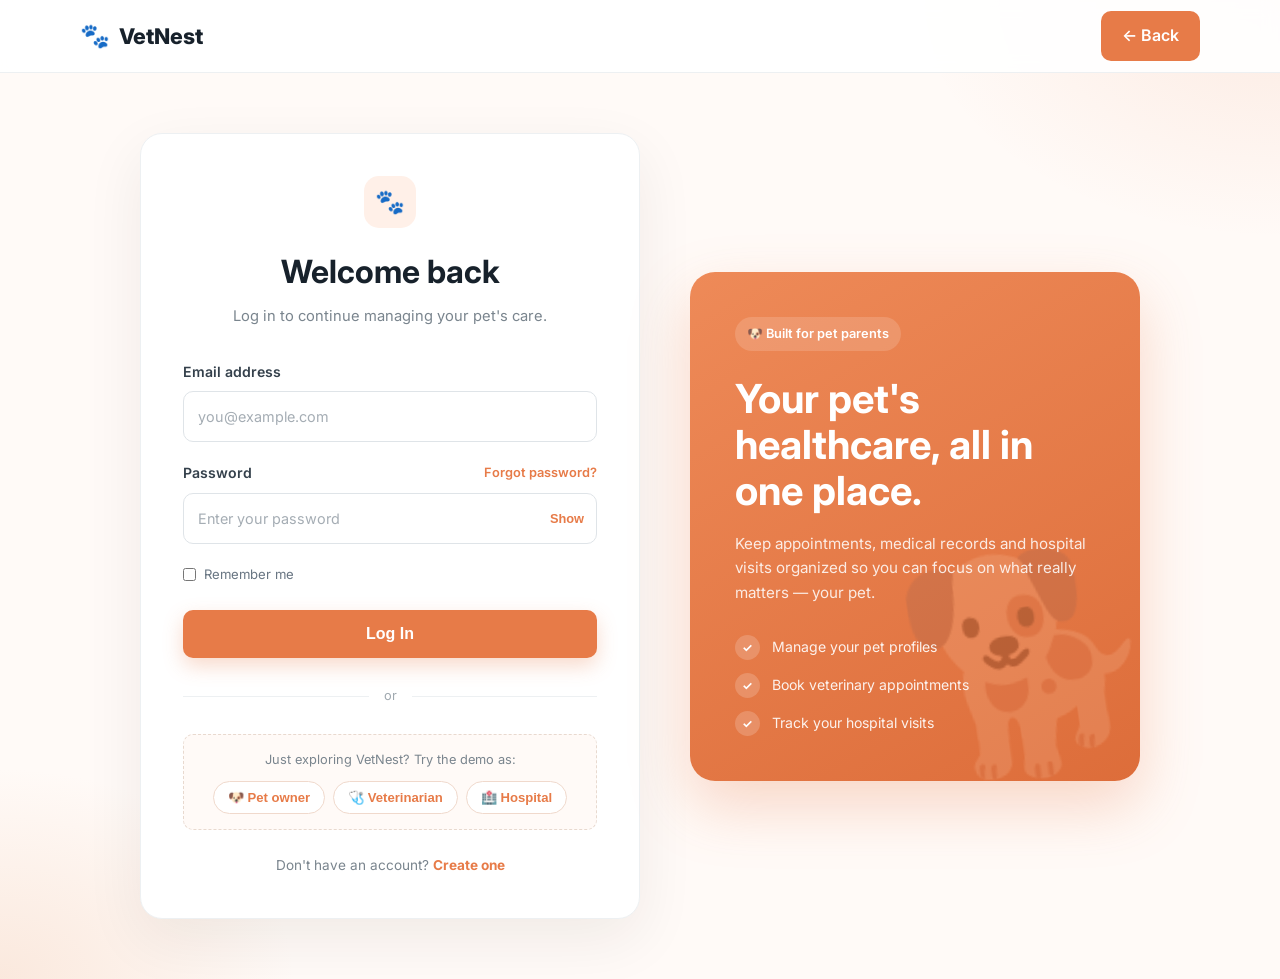
<file: tracking.html>
<!DOCTYPE html>
<html lang="en">
<head>
    <meta charset="UTF-8">
    <meta name="viewport" content="width=device-width, initial-scale=1.0">
    <title>Track visit | VetNest</title>
    <link rel="preconnect" href="https://fonts.googleapis.com">
    <link rel="preconnect" href="https://fonts.gstatic.com" crossorigin>
    <link href="https://fonts.googleapis.com/css2?family=Inter:wght@400;500;600;700;800&display=swap" rel="stylesheet">
    <link rel="stylesheet" href="css/global.css">
    <link rel="stylesheet" href="css/app.css">
</head>

<body class="app-page" data-role="owner" data-page="tracking">

    <div class="app-shell">

        <!-- Sidebar and top bar are filled in by js/shell.js -->
        <aside class="sidebar" id="sidebar"></aside>

        <div class="app-main">
            <header class="topbar" id="topbar"></header>

            <main class="app-content">

                <div class="page-head">
                    <div>
                        <h1>Track your visit</h1>
                        <p>Follow your appointment status and your place in the hospital queue.</p>
                    </div>
                    <div class="page-actions">
                        <a href="appointment.html" class="button button-ghost">Book another</a>
                    </div>
                </div>

                <div class="track-grid">
                    <section>
                        <div class="tabs" role="tablist">
                            <button type="button" class="tab active" data-tab="active" role="tab">Active</button>
                            <button type="button" class="tab" data-tab="past" role="tab">Past</button>
                        </div>
                        <div class="rows" id="visitList"></div>
                    </section>

                    <section class="card" id="trackPanel" aria-live="polite"></section>
                </div>
            </main>
        </div>

    </div>

    <script src="js/store.js"></script>
    <script src="js/ui.js"></script>
    <script src="js/shell.js"></script>
    <script src="js/owner.js"></script>

</body>
</html>
</file>
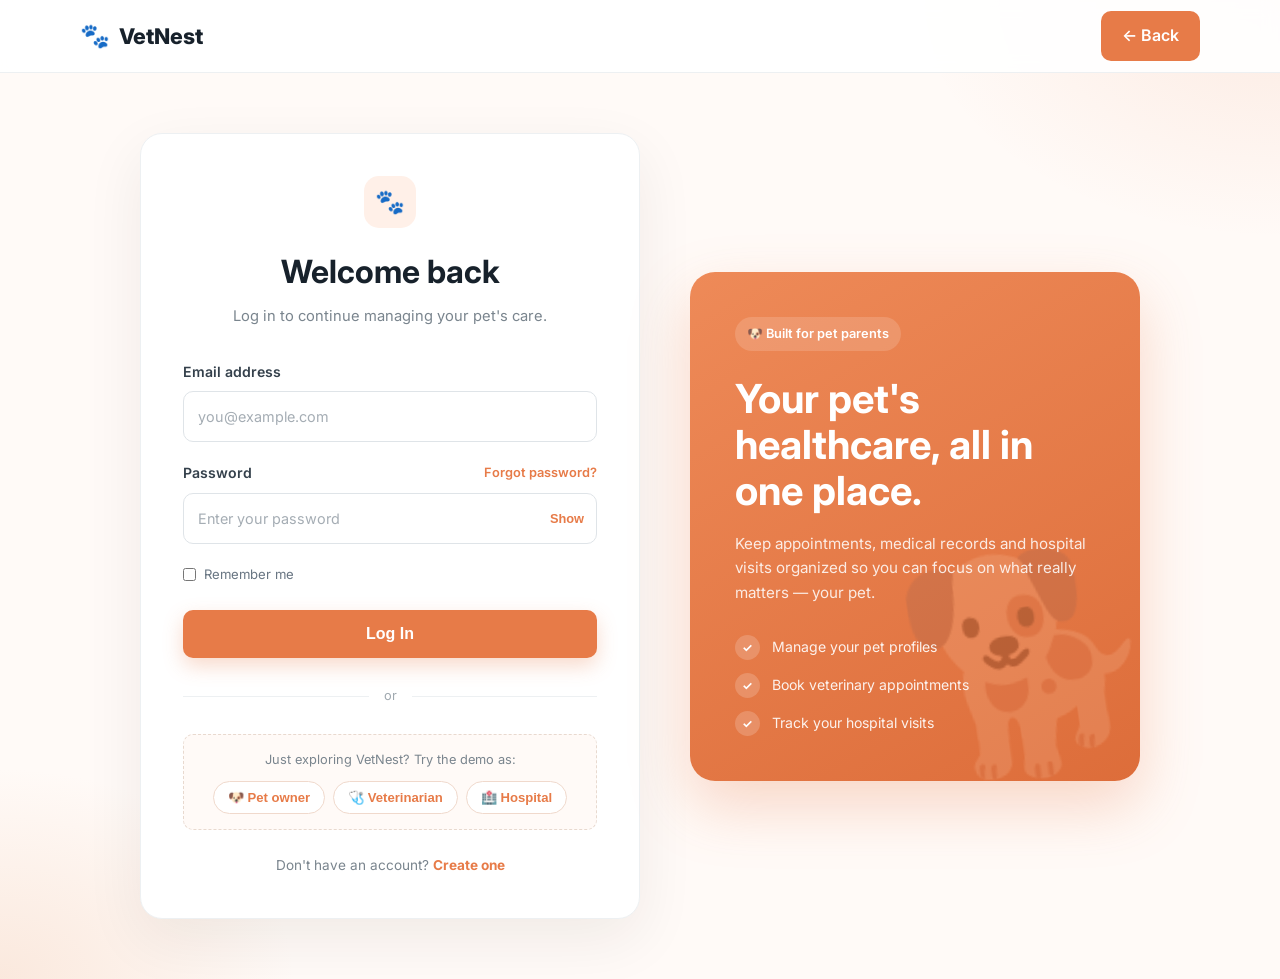
<file: vet-dashboard.html>
<!DOCTYPE html>
<html lang="en">
<head>
    <meta charset="UTF-8">
    <meta name="viewport" content="width=device-width, initial-scale=1.0">
    <title>Today's queue | VetNest</title>
    <link rel="preconnect" href="https://fonts.googleapis.com">
    <link rel="preconnect" href="https://fonts.gstatic.com" crossorigin>
    <link href="https://fonts.googleapis.com/css2?family=Inter:wght@400;500;600;700;800&display=swap" rel="stylesheet">
    <link rel="stylesheet" href="css/global.css">
    <link rel="stylesheet" href="css/app.css">
</head>

<body class="app-page" data-role="vet" data-page="queue">

    <div class="app-shell">

        <!-- Sidebar and top bar are filled in by js/shell.js -->
        <aside class="sidebar" id="sidebar"></aside>

        <div class="app-main">
            <header class="topbar" id="topbar"></header>

            <main class="app-content">

                <div class="page-head">
                    <div>
                        <h1 id="vetTitle">Today's queue</h1>
                        <p id="vetSub">Patients booked with you.</p>
                    </div>
                </div>

                <section class="stat-grid" id="stats" aria-label="Summary"></section>

                <div class="tabs" role="tablist">
                    <button type="button" class="tab active" data-tab="today" role="tab">Today</button>
                    <button type="button" class="tab" data-tab="upcoming" role="tab">Upcoming</button>
                </div>

                <div id="queue"></div>
            </main>
        </div>

    </div>

    <dialog class="modal" id="completeDialog" aria-labelledby="completeTitle">
        <form class="modal-body" id="completeForm">
            <h2 id="completeTitle">Complete visit</h2>
            <p class="muted" id="completeSub">This saves a record to the pet's health history.</p>
            <input type="hidden" id="completeId">
            <div class="form-stack">
                <div class="field">
                    <label for="completeSummary">Visit summary</label>
                    <input type="text" id="completeSummary" placeholder="e.g. Annual checkup" required>
                </div>
                <div class="field">
                    <label for="completeNotes">Notes for the owner <span class="muted">(optional)</span></label>
                    <textarea id="completeNotes" placeholder="Diagnosis, medication, care instructions"></textarea>
                </div>
                <div class="field">
                    <label for="completeDue">Follow-up or next vaccine due <span class="muted">(optional)</span></label>
                    <input type="date" id="completeDue">
                </div>
            </div>
            <div class="modal-actions">
                <button type="button" class="button button-ghost" data-close>Cancel</button>
                <button type="submit" class="button button-primary">Complete visit</button>
            </div>
        </form>
    </dialog>

    <script src="js/store.js"></script>
    <script src="js/ui.js"></script>
    <script src="js/shell.js"></script>
    <script src="js/staff.js"></script>

</body>
</html>
</file>
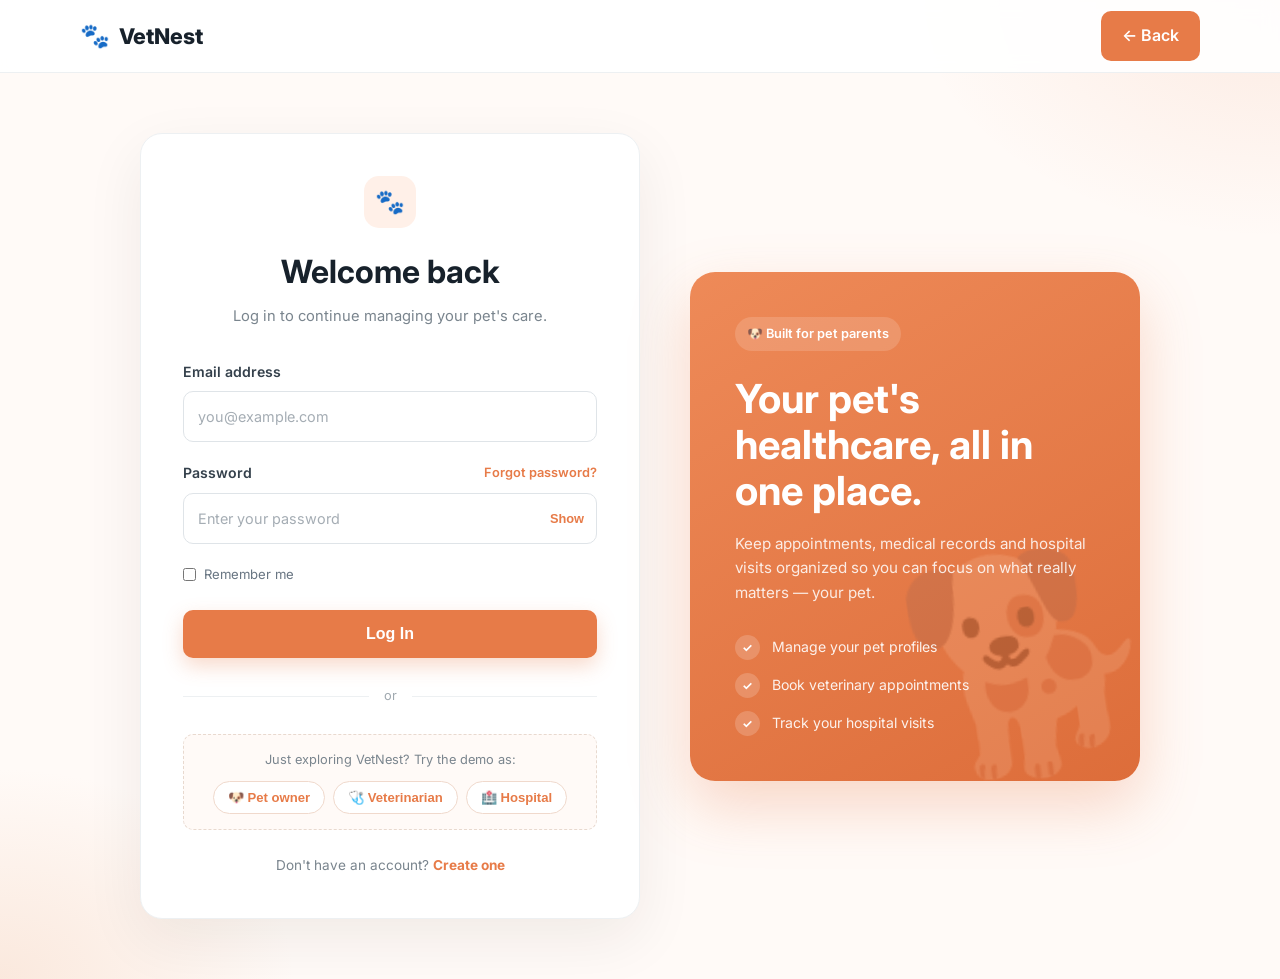
<file: vet-patients.html>
<!DOCTYPE html>
<html lang="en">
<head>
    <meta charset="UTF-8">
    <meta name="viewport" content="width=device-width, initial-scale=1.0">
    <title>Patients | VetNest</title>
    <link rel="preconnect" href="https://fonts.googleapis.com">
    <link rel="preconnect" href="https://fonts.gstatic.com" crossorigin>
    <link href="https://fonts.googleapis.com/css2?family=Inter:wght@400;500;600;700;800&display=swap" rel="stylesheet">
    <link rel="stylesheet" href="css/global.css">
    <link rel="stylesheet" href="css/app.css">
</head>

<body class="app-page" data-role="vet" data-page="patients">

    <div class="app-shell">

        <!-- Sidebar and top bar are filled in by js/shell.js -->
        <aside class="sidebar" id="sidebar"></aside>

        <div class="app-main">
            <header class="topbar" id="topbar"></header>

            <main class="app-content">

                <div class="page-head">
                    <div>
                        <h1>Patients</h1>
                        <p>Pets you have seen or have booked with you.</p>
                    </div>
                </div>

                <div class="toolbar">
                    <input type="search" class="search-input" id="patientSearch" placeholder="Search by pet or owner name" aria-label="Search patients">
                </div>

                <div class="rows" id="patientList"></div>
            </main>
        </div>

    </div>

    <dialog class="modal modal-lg" id="patientDialog" aria-labelledby="patientTitle">
        <div class="modal-body">
            <div id="patientBody"></div>
            <div class="modal-actions">
                <button type="button" class="button button-ghost" data-close>Close</button>
                <button type="button" class="button button-primary" id="patientAddRecord">Add record</button>
            </div>
        </div>
    </dialog>

    <dialog class="modal" id="recordDialog" aria-labelledby="recordDialogTitle">
        <form class="modal-body" id="recordForm">
            <h2 id="recordDialogTitle">Add a health record</h2>
            <p class="muted">This will appear in the pet owner's health records.</p>
            <div class="form-stack">
                <input type="hidden" id="recPet">
                <div class="field-row">
                    <div class="field">
                        <label for="recType">Type</label>
                        <select id="recType">
                            <option value="vaccination">Vaccination</option>
                            <option value="consultation">Consultation</option>
                            <option value="lab">Lab test</option>
                        </select>
                    </div>
                    <div class="field">
                        <label for="recDate">Date</label>
                        <input type="date" id="recDate" required>
                    </div>
                </div>
                <div class="field">
                    <label for="recTitle">Title</label>
                    <input type="text" id="recTitle" placeholder="e.g. Rabies booster" required>
                </div>
                <div class="field">
                    <label for="recVet">Veterinarian <span class="muted">(optional)</span></label>
                    <input type="text" id="recVet" placeholder="Dr. Name">
                </div>
                <div class="field">
                    <label for="recNotes">Notes <span class="muted">(optional)</span></label>
                    <textarea id="recNotes" placeholder="Anything worth remembering"></textarea>
                </div>
                <div class="field">
                    <label for="recDue">Next due date <span class="muted">(optional)</span></label>
                    <input type="date" id="recDue">
                </div>
            </div>
            <div class="modal-actions">
                <button type="button" class="button button-ghost" data-close>Cancel</button>
                <button type="submit" class="button button-primary">Save record</button>
            </div>
        </form>
    </dialog>

    <script src="js/store.js"></script>
    <script src="js/ui.js"></script>
    <script src="js/shell.js"></script>
    <script src="js/staff.js"></script>

</body>
</html>
</file>
<file: css/global.css>
:root {
    --orange: #e77b48;
    --orange-dark: #d96938;
    --orange-soft: #fff0e8;
    --cream: #fffaf7;
    --ink: #17212b;
    --ink-2: #34404b;
    --muted: #687582;
    --line: #edf0f2;
    --green: #3f8a5c;
    --green-soft: #eaf7ef;
    --amber: #b7791f;
    --amber-soft: #fff5dd;
    --blue: #3f74b0;
    --blue-soft: #eaf2fb;
    --red: #c4513f;
    --red-soft: #fdecea;
    --radius: 14px;
    --shadow-sm: 0 2px 10px rgba(40, 30, 20, 0.05);
    --shadow-md: 0 16px 40px rgba(40, 30, 20, 0.09);
}

* {
    margin: 0;
    padding: 0;
    box-sizing: border-box;
}

html {
    scroll-behavior: smooth;
}

body {
    font-family: Inter, system-ui, -apple-system, "Segoe UI", Arial, sans-serif;
    -webkit-font-smoothing: antialiased;
    color: #1f2937;
    background: #ffffff;
    line-height: 1.6;
}

a {
    color: inherit;
    text-decoration: none;
}

button,
a {
    transition: 0.2s ease;
}

.back-button{
    display: inline-flex;
    align-items: center;
    justify-content: center;
    gap: 8px;
    padding: 11px 20px;
    border: 1px solid transparent;
    border-radius: 10px;
    font-weight: 600;
    cursor: pointer;
}


.container {
    width: min(1120px, 90%);
    margin: 0 auto;
}

.section {
    padding: 100px 0;
}

.section-heading {
    max-width: 650px;
    margin: 0 auto 55px;
    text-align: center;
}

.section-label {
    display: inline-block;
    margin-bottom: 12px;
    color: #e77b48;
    font-size: 0.85rem;
    font-weight: 700;
    text-transform: uppercase;
    letter-spacing: 1.5px;
}

.section-title {
    font-size: clamp(2rem, 4vw, 3rem);
    line-height: 1.15;
    margin-bottom: 18px;
    color: #17212b;
}

.section-description {
    color: #687582;
    font-size: 1.05rem;
}



.button {
    display: inline-flex;
    align-items: center;
    justify-content: center;
    gap: 8px;
    padding: 11px 20px;
    border: 1px solid transparent;
    border-radius: 10px;
    font-weight: 600;
    cursor: pointer;
}

.button-cta {
    background: #e77b48;
    color: white;
}

.button-cta:hover {
    background: #d96938;
    transform: translateY(-2px);
}

.button-login {
    background: #ffffff;
    border-color: #e4e8ec;
    color: #34404b;
}

.button-login:hover {
    border-color: #e77b48;
    color: #e77b48;
}

.button-large {
    padding: 14px 24px;
    font-size: 1rem;
}

.button-link {
    color: #34404b;
}

.button-link:hover {
    color: #e77b48;
}

.button-light {
    background: #ffffff;
    color: #e77b48;
}

.button-light:hover {
    background: #fff4ee;
}

@media (max-width: 700px) {
    .section {
        padding: 70px 0;
    }
}



/* ---------- Added: primary / ghost / danger buttons (button-primary was used but never defined) ---------- */
.button-primary {
    background: var(--orange);
    color: #fff;
    box-shadow: 0 8px 20px rgba(231, 123, 72, 0.28);
}

.button-primary:hover {
    background: var(--orange-dark);
    transform: translateY(-2px);
    box-shadow: 0 12px 26px rgba(231, 123, 72, 0.34);
}

.button-primary:active {
    transform: translateY(0);
}

.button-ghost {
    background: #fff;
    border-color: #e4e8ec;
    color: var(--ink-2);
}

.button-ghost:hover {
    border-color: var(--orange);
    color: var(--orange-dark);
}

.button-danger {
    background: var(--red);
    color: #fff;
}

.button-danger:hover {
    background: #a9402f;
}

.button-sm {
    padding: 8px 14px;
    font-size: 0.85rem;
    border-radius: 9px;
}

.button[disabled],
.button:disabled {
    opacity: 0.5;
    cursor: not-allowed;
    transform: none;
    box-shadow: none;
}

/* ---------- Added: accessibility ---------- */
:focus-visible {
    outline: 3px solid rgba(231, 123, 72, 0.45);
    outline-offset: 2px;
    border-radius: 6px;
}

::selection {
    background: rgba(231, 123, 72, 0.25);
}

[hidden] {
    display: none !important;
}

@media (prefers-reduced-motion: reduce) {
    *,
    *::before,
    *::after {
        animation-duration: 0.01ms !important;
        transition-duration: 0.01ms !important;
        scroll-behavior: auto !important;
    }
}

/* ---------- Added: logo shared by landing, auth and app pages ---------- */
.logo {
    display: inline-flex;
    align-items: center;
    gap: 9px;
    font-size: 1.35rem;
    font-weight: 800;
}

.logo-icon { font-size: 1.5rem; }
.logo-text { color: var(--ink); }
</file>
<file: css/landing.css>
.navbar {
    position: sticky;
    top: 0;
    z-index: 100;
    background: rgba(255, 255, 255, 0.95);
    border-bottom: 1px solid #edf0f2;
}

.navbar-container {
    min-height: 72px;
    display: flex;
    align-items: center;
    justify-content: space-between;
    gap: 30px;
}

.logo {
    display: inline-flex;
    align-items: center;
    gap: 9px;
    font-size: 1.35rem;
    font-weight: 800;
}

.logo-icon {
    font-size: 1.5rem;
}

.logo-text {
    color: #17212b;
}

.nav-links {
    display: flex;
    align-items: center;
    gap: 32px;
}

.nav-link {
    color: #596673;
    font-size: 0.95rem;
    font-weight: 500;
}

.nav-link:hover {
    color: #e77b48;
}

.nav-actions {
    display: flex;
    align-items: center;
    gap: 10px;
}


.hero {
    background: #fffaf7;
    padding: 100px 0 110px;
    overflow: hidden;
}

.hero-container {
    display: grid;
    grid-template-columns: 1.05fr 0.95fr;
    align-items: center;
    gap: 70px;
}

.hero-content {
    max-width: 600px;
}

.hero-badge {
    display: inline-flex;
    align-items: center;
    gap: 8px;
    padding: 7px 13px;
    margin-bottom: 22px;
    border-radius: 50px;
    background: #fff0e8;
    color: #c96335;
    font-size: 0.85rem;
    font-weight: 600;
}

.hero-title {
    max-width: 620px;
    color: #17212b;
    font-size: clamp(2.8rem, 5vw, 4.6rem);
    line-height: 1.05;
    letter-spacing: -2px;
}

.highlight {
    display: block;
    color: #e77b48;
}

.hero-description {
    max-width: 550px;
    margin: 25px 0 32px;
    color: #687582;
    font-size: 1.1rem;
}

.hero-actions {
    display: flex;
    align-items: center;
    gap: 18px;
}

.hero-visual {
    position: relative;
    min-height: 450px;
    display: flex;
    align-items: center;
    justify-content: center;
}

.pet-card {
    width: 350px;
    overflow: hidden;
    border-radius: 28px;
    background: white;
    box-shadow: 0 25px 70px rgba(50, 40, 30, 0.13);
}

.pet-image {
    height: 300px;
    display: grid;
    place-items: center;
    background: #f8dfcf;
    font-size: 9rem;
}

.pet-card-content {
    padding: 22px;
}

.pet-card-label {
    color: #8b969f;
    font-size: 0.8rem;
}

.pet-card-title {
    margin: 4px 0 14px;
    color: #17212b;
    font-size: 1.2rem;
}

.pet-status {
    display: flex;
    align-items: center;
    gap: 8px;
    color: #4c8b65;
    font-size: 0.85rem;
    font-weight: 600;
}

.status-dot {
    width: 8px;
    height: 8px;
    border-radius: 50%;
    background: #55a873;
}

.hero-floating-card {
    position: absolute;
    display: flex;
    align-items: center;
    gap: 12px;
    padding: 14px 17px;
    border-radius: 14px;
    background: white;
    box-shadow: 0 15px 40px rgba(50, 40, 30, 0.12);
}

.appointment-card {
    right: 0;
    top: 70px;
}

.floating-icon {
    width: 34px;
    height: 34px;
    display: grid;
    place-items: center;
    border-radius: 50%;
    background: #eaf7ef;
    color: #4c9a68;
    font-weight: 700;
}

.hero-floating-card small {
    display: block;
    color: #8b969f;
    font-size: 0.72rem;
}

.hero-floating-card strong {
    display: block;
    margin-top: 2px;
    color: #27323b;
    font-size: 0.82rem;
}


.features {
    background: #ffffff;
}

.feature-grid {
    display: grid;
    grid-template-columns: repeat(4, 1fr);
    gap: 20px;
}

.feature-card {
    padding: 30px 25px;
    border: 1px solid #edf0f2;
    border-radius: 18px;
    background: white;
    transition: 0.25s ease;
}

.feature-card:hover {
    transform: translateY(-6px);
    box-shadow: 0 15px 35px rgba(40, 40, 40, 0.08);
}

.feature-icon {
    width: 48px;
    height: 48px;
    display: grid;
    place-items: center;
    margin-bottom: 22px;
    border-radius: 13px;
    background: #fff1e9;
    font-size: 1.4rem;
}

.feature-card h3 {
    margin-bottom: 10px;
    color: #17212b;
}

.feature-card p {
    color: #73808b;
    font-size: 0.92rem;
}



.how-it-works {
    background: #f8fafb;
}

.steps {
    max-width: 850px;
    margin: auto;
    display: grid;
    gap: 22px;
}

.step {
    display: flex;
    align-items: flex-start;
    gap: 22px;
    padding: 24px;
    border-radius: 16px;
    background: white;
    border: 1px solid #edf0f2;
}

.step-number {
    min-width: 48px;
    height: 48px;
    display: grid;
    place-items: center;
    border-radius: 50%;
    background: #fff0e8;
    color: #e77b48;
    font-weight: 800;
}

.step h3 {
    margin-bottom: 5px;
    color: #17212b;
}

.step p {
    color: #73808b;
}


.services {
    background: white;
}

.services-content {
    display: grid;
    grid-template-columns: 0.85fr 1.15fr;
    gap: 80px;
    align-items: center;
}

.services-content .section-title {
    margin-top: 10px;
}

.services-content .section-description {
    margin-bottom: 28px;
}

.service-list {
    display: grid;
    gap: 16px;
}

.service-item {
    display: flex;
    gap: 18px;
    padding: 22px;
    border-radius: 16px;
    background: #fafbfc;
    border: 1px solid #edf0f2;
}

.service-icon {
    font-size: 2rem;
}

.service-item h3 {
    margin-bottom: 4px;
    color: #17212b;
}

.service-item p {
    color: #73808b;
    font-size: 0.9rem;
}


.cta {
    padding: 90px 0;
    background: #e77b48;
    color: white;
}

.cta-container {
    text-align: center;
}

.cta-icon {
    display: block;
    margin-bottom: 12px;
    font-size: 2rem;
}

.cta h2 {
    font-size: clamp(2rem, 4vw, 3.2rem);
    line-height: 1.15;
}

.cta p {
    margin: 15px 0 28px;
    opacity: 0.9;
}



.footer {
    background: #17212b;
    color: white;
}

.footer-container {
    min-height: 190px;
    display: flex;
    justify-content: space-between;
    align-items: center;
    gap: 40px;
}

.footer-brand p {
    margin-top: 8px;
    color: #9ba6af;
    font-size: 0.9rem;
}

.footer-links {
    display: flex;
    gap: 28px;
    color: #c2c9ce;
    font-size: 0.9rem;
}

.footer-links a:hover {
    color: white;
}

.footer-bottom {
    padding: 18px 0;
    border-top: 1px solid #2b3741;
}

.footer-bottom p {
    color: #89959e;
    font-size: 0.8rem;
}


@media (max-width: 900px) {

    .nav-links {
        display: none;
    }

    .hero-container {
        grid-template-columns: 1fr;
        text-align: center;
    }

    .hero-content {
        margin: auto;
    }

    .hero-description {
        margin-left: auto;
        margin-right: auto;
    }

    .hero-actions {
        justify-content: center;
    }

    .hero-visual {
        min-height: 400px;
    }

    .feature-grid {
        grid-template-columns: repeat(2, 1fr);
    }

    .services-content {
        grid-template-columns: 1fr;
        gap: 45px;
    }

    .services-content > div:first-child {
        text-align: center;
    }
}

@media (max-width: 600px) {

    .nav-actions .button-login {
        display: none;
    }

    .hero {
        padding: 70px 0;
    }

    .hero-title {
        letter-spacing: -1px;
    }

    .hero-actions {
        flex-direction: column;
    }

    .hero-actions .button {
        width: 100%;
    }

    .hero-visual {
        min-height: 350px;
    }

    .pet-card {
        width: 280px;
    }

    .pet-image {
        height: 230px;
        font-size: 7rem;
    }

    .appointment-card {
        right: -5px;
        top: 30px;
        transform: scale(0.85);
    }

    .feature-grid {
        grid-template-columns: 1fr;
    }

    .footer-container {
        flex-direction: column;
        align-items: flex-start;
        padding: 45px 0;
    }

    .footer-links {
        flex-wrap: wrap;
    }
}


/* =====================================================
   Added: polish + mobile menu + new landing bits
   ===================================================== */

.navbar {
    backdrop-filter: blur(10px);
    transition: box-shadow 0.25s ease;
}

.navbar.scrolled {
    box-shadow: 0 8px 30px rgba(40, 30, 20, 0.07);
}

.nav-toggle {
    display: none;
    width: 42px;
    height: 42px;
    border: 1px solid #e4e8ec;
    border-radius: 10px;
    background: #fff;
    cursor: pointer;
    flex-direction: column;
    align-items: center;
    justify-content: center;
    gap: 4px;
}

.nav-toggle span {
    display: block;
    width: 18px;
    height: 2px;
    border-radius: 2px;
    background: var(--ink);
    transition: transform 0.2s ease, opacity 0.2s ease;
}

.nav-toggle[aria-expanded="true"] span:nth-child(1) { transform: translateY(6px) rotate(45deg); }
.nav-toggle[aria-expanded="true"] span:nth-child(2) { opacity: 0; }
.nav-toggle[aria-expanded="true"] span:nth-child(3) { transform: translateY(-6px) rotate(-45deg); }

.hero {
    position: relative;
    background:
        radial-gradient(520px 320px at 88% 12%, rgba(231, 123, 72, 0.14), transparent 70%),
        radial-gradient(420px 300px at 4% 92%, rgba(248, 223, 207, 0.7), transparent 70%),
        #fffaf7;
}

.hero-title {
    font-weight: 800;
}

.pet-card {
    border: 1px solid rgba(231, 123, 72, 0.12);
}

.pet-image {
    background: linear-gradient(160deg, #fbe6d8, #f5d3bd);
}

.queue-card {
    left: -14px;
    top: 215px;
}

.floating-icon-warm {
    background: var(--orange-soft);
    color: var(--orange-dark);
}

/* the hero cards settle into place once, on load */
@keyframes settle-in {
    from { opacity: 0; transform: translateY(14px); }
    to   { opacity: 1; transform: translateY(0); }
}

.hero-floating-card.appointment-card { animation: settle-in 0.7s 0.35s ease-out both; }
.hero-floating-card.queue-card       { animation: settle-in 0.7s 0.6s ease-out both; }

.promise-strip {
    background: #fff;
    border-bottom: 1px solid var(--line);
}

.promise-container {
    display: grid;
    grid-template-columns: repeat(3, 1fr);
    gap: 40px;
    padding: 30px 0;
}

.promise-container p {
    color: var(--muted);
    font-size: 0.93rem;
}

.promise-container strong {
    display: block;
    margin-bottom: 2px;
    color: var(--ink);
    font-size: 1rem;
}

.feature-card {
    box-shadow: var(--shadow-sm);
}

.feature-card:hover {
    border-color: rgba(231, 123, 72, 0.35);
}

.step {
    box-shadow: var(--shadow-sm);
}

.step-number {
    font-size: 0.95rem;
}

.service-item:hover {
    background: #fff;
    border-color: rgba(231, 123, 72, 0.35);
    box-shadow: var(--shadow-sm);
}

.cta {
    background: linear-gradient(135deg, #ec8754, #e06f3c);
}

.cta-demo-link {
    display: block;
    margin-top: 18px;
    color: rgba(255, 255, 255, 0.9);
    font-size: 0.92rem;
    font-weight: 600;
    text-decoration: underline;
    text-underline-offset: 4px;
}

.cta-demo-link:hover {
    color: #fff;
}

.footer-links a {
    transition: color 0.2s ease;
}

@media (max-width: 900px) {
    .nav-toggle {
        display: inline-flex;
    }

    .navbar-container {
        flex-wrap: wrap;
    }

    .nav-actions {
        margin-left: auto;
    }

    .nav-links {
        display: none;
        order: 5;
        width: 100%;
        flex-direction: column;
        align-items: stretch;
        gap: 0;
        padding: 6px 0 14px;
        border-top: 1px solid var(--line);
    }

    .nav-links.open {
        display: flex;
    }

    .nav-links .nav-link {
        padding: 12px 4px;
        font-size: 1rem;
    }

    .promise-container {
        grid-template-columns: 1fr;
        gap: 18px;
    }

    .queue-card {
        left: 0;
    }
}

@media (max-width: 600px) {
    .nav-actions .button-cta {
        padding: 9px 14px;
        font-size: 0.88rem;
    }

    .queue-card {
        left: -4px;
        top: 150px;
        animation: none;
        transform: scale(0.85);
        transform-origin: left top;
    }
}
</file>
<file: css/app.css>
/* =========================================================
   VetNest – app (logged-in) styles
   Uses the same palette as the landing + auth pages.
   ========================================================= */

body.app-page {
    min-height: 100vh;
    background: #fbf7f4;
}

.muted { color: var(--muted); }
.link { color: var(--orange-dark); font-weight: 600; font-size: 0.88rem; }
.link:hover { text-decoration: underline; }

/* ---------- Shell ---------- */
.app-shell {
    display: grid;
    grid-template-columns: 264px minmax(0, 1fr);
    min-height: 100vh;
}

.sidebar {
    position: sticky;
    top: 0;
    height: 100vh;
    display: flex;
    flex-direction: column;
    gap: 6px;
    padding: 22px 16px;
    background: #fff;
    border-right: 1px solid var(--line);
}

.sidebar .logo { padding: 4px 10px 24px; }

.side-nav { display: grid; gap: 4px; }

.side-link {
    display: flex;
    align-items: center;
    gap: 12px;
    padding: 9px 12px;
    border-radius: 12px;
    color: var(--ink-2);
    font-size: 0.92rem;
    font-weight: 600;
}

.side-link .ico {
    width: 32px;
    height: 32px;
    display: grid;
    place-items: center;
    border-radius: 9px;
    background: #f4f6f8;
    font-size: 1rem;
}

.side-link:hover { background: #fff6f1; color: var(--orange-dark); }
.side-link.active { background: var(--orange-soft); color: var(--orange-dark); }
.side-link.active .ico { background: #fff; }

.side-badge {
    margin-left: auto;
    min-width: 22px;
    padding: 1px 7px;
    border-radius: 99px;
    background: var(--orange);
    color: #fff;
    font-size: 0.72rem;
    font-weight: 700;
    text-align: center;
}

.side-user {
    margin-top: auto;
    display: flex;
    align-items: center;
    gap: 11px;
    padding: 11px;
    border: 1px solid var(--line);
    border-radius: 14px;
}

.side-user-text { min-width: 0; flex: 1; }
.side-user-text strong { display: block; font-size: 0.86rem; color: var(--ink); overflow: hidden; text-overflow: ellipsis; white-space: nowrap; }
.side-user-text small { color: var(--muted); font-size: 0.75rem; }

.avatar {
    flex: none;
    width: 38px;
    height: 38px;
    display: grid;
    place-items: center;
    border-radius: 50%;
    background: var(--orange-soft);
    color: var(--orange-dark);
    font-size: 0.82rem;
    font-weight: 800;
}

.logout {
    width: 34px;
    height: 34px;
    border: none;
    border-radius: 9px;
    background: #f4f6f8;
    color: var(--ink-2);
    font-size: 1.05rem;
    cursor: pointer;
}

.logout:hover { background: var(--red-soft); color: var(--red); }

.app-main { min-width: 0; display: flex; flex-direction: column; }

.topbar {
    position: sticky;
    top: 0;
    z-index: 20;
    display: flex;
    align-items: center;
    gap: 14px;
    padding: 14px 40px;
    background: rgba(251, 247, 244, 0.88);
    backdrop-filter: blur(10px);
    border-bottom: 1px solid var(--line);
}

.topbar-date { margin-right: auto; color: var(--muted); font-size: 0.88rem; font-weight: 500; }

.menu-btn {
    display: none;
    width: 40px;
    height: 40px;
    border: 1px solid #e4e8ec;
    border-radius: 10px;
    background: #fff;
    font-size: 1.1rem;
    cursor: pointer;
}

.nav-overlay { display: none; }

.live-pill {
    display: inline-flex;
    align-items: center;
    gap: 7px;
    padding: 5px 11px;
    border-radius: 99px;
    background: var(--green-soft);
    color: var(--green);
    font-size: 0.78rem;
    font-weight: 700;
}

.live-pill i {
    width: 8px;
    height: 8px;
    border-radius: 50%;
    background: #55a873;
    box-shadow: 0 0 0 0 rgba(85, 168, 115, 0.6);
    animation: pulse 1.8s infinite;
}

@keyframes pulse {
    70% { box-shadow: 0 0 0 8px rgba(85, 168, 115, 0); }
    100% { box-shadow: 0 0 0 0 rgba(85, 168, 115, 0); }
}

.app-content { width: min(1120px, 100%); padding: 34px 40px 70px; }

.page-head {
    display: flex;
    align-items: flex-end;
    justify-content: space-between;
    gap: 20px;
    margin-bottom: 26px;
}

.page-head h1 { color: var(--ink); font-size: 1.85rem; letter-spacing: -0.5px; line-height: 1.2; }
.page-head p { margin-top: 4px; color: var(--muted); font-size: 0.95rem; }
.page-actions { display: flex; flex-wrap: wrap; gap: 10px; }

/* ---------- Cards, stats, badges ---------- */
.card {
    padding: 24px;
    border: 1px solid var(--line);
    border-radius: 18px;
    background: #fff;
    box-shadow: var(--shadow-sm);
}

.card-head {
    display: flex;
    align-items: center;
    justify-content: space-between;
    gap: 12px;
    margin-bottom: 16px;
}

.card-head h2 { color: var(--ink); font-size: 1.05rem; }

.stat-grid {
    display: grid;
    grid-template-columns: repeat(4, 1fr);
    gap: 16px;
    margin-bottom: 22px;
}

.stat {
    display: flex;
    align-items: center;
    gap: 14px;
    padding: 18px;
    border: 1px solid var(--line);
    border-radius: 16px;
    background: #fff;
}

.stat-ico {
    flex: none;
    width: 44px;
    height: 44px;
    display: grid;
    place-items: center;
    border-radius: 12px;
    background: var(--orange-soft);
    font-size: 1.25rem;
}

.stat strong { display: block; color: var(--ink); font-size: 1.5rem; line-height: 1.1; }
.stat span { color: var(--muted); font-size: 0.82rem; }

.dash-grid { display: grid; grid-template-columns: repeat(2, minmax(0, 1fr)); gap: 20px; }
.dash-grid .span-2 { grid-column: 1 / -1; }

.badge {
    display: inline-flex;
    align-items: center;
    padding: 3px 10px;
    border-radius: 99px;
    font-size: 0.75rem;
    font-weight: 700;
    white-space: nowrap;
}

.badge-blue { background: var(--blue-soft); color: var(--blue); }
.badge-amber { background: var(--amber-soft); color: var(--amber); }
.badge-orange { background: var(--orange-soft); color: var(--orange-dark); }
.badge-green { background: var(--green-soft); color: var(--green); }
.badge-red { background: var(--red-soft); color: var(--red); }
.badge-grey { background: #f0f2f4; color: #6b7681; }

/* ---------- Lists ---------- */
.rows { display: grid; gap: 10px; }

.row {
    display: flex;
    align-items: center;
    gap: 14px;
    padding: 13px 14px;
    border: 1px solid var(--line);
    border-radius: 14px;
    background: #fff;
}

a.row:hover, button.row:hover { border-color: rgba(231, 123, 72, 0.4); background: #fffaf7; }
button.row { width: 100%; text-align: left; font: inherit; cursor: pointer; }
.row.current { border-color: var(--orange); background: #fffaf7; box-shadow: 0 0 0 3px rgba(231, 123, 72, 0.12); }

.row-ico {
    flex: none;
    width: 42px;
    height: 42px;
    display: grid;
    place-items: center;
    border-radius: 12px;
    background: var(--orange-soft);
    font-size: 1.3rem;
}

.row-main { min-width: 0; flex: 1; }
.row-main strong { display: block; color: var(--ink); font-size: 0.93rem; }
.row-main small { display: block; color: var(--muted); font-size: 0.8rem; }
.row-side { display: flex; align-items: center; gap: 10px; flex-wrap: wrap; justify-content: flex-end; }

.empty {
    padding: 30px 18px;
    text-align: center;
    border: 1.5px dashed #e4d9d1;
    border-radius: 16px;
    background: #fffdfb;
}

.empty .empty-ico { display: block; margin-bottom: 8px; font-size: 2rem; }
.empty strong { display: block; color: var(--ink); }
.empty p { margin: 4px 0 14px; color: var(--muted); font-size: 0.88rem; }

/* ---------- Live card + stepper ---------- */
.live-card {
    border-color: rgba(231, 123, 72, 0.35);
    background: linear-gradient(180deg, #fffaf6, #fff);
}

.live-top { display: flex; align-items: center; justify-content: space-between; gap: 10px; margin-bottom: 10px; }
.live-card h2, .track-hero h2 { color: var(--ink); font-size: 1.4rem; letter-spacing: -0.3px; line-height: 1.25; }

.metrics { display: grid; grid-template-columns: repeat(3, 1fr); gap: 12px; margin: 20px 0; }
.metric { padding: 14px; border: 1px solid var(--line); border-radius: 14px; background: #fff; }
.metric strong { display: block; color: var(--ink); font-size: 1.35rem; line-height: 1.2; }
.metric span { color: var(--muted); font-size: 0.78rem; }

.stepper { list-style: none; display: grid; grid-template-columns: repeat(4, 1fr); margin: 22px 0 6px; }
.stepper li { position: relative; display: flex; flex-direction: column; align-items: center; gap: 8px; text-align: center; }
.stepper li::before { content: ""; position: absolute; top: 15px; right: 50%; width: 100%; height: 2px; background: #ebe4de; }
.stepper li:first-child::before { display: none; }
.stepper li.done::before, .stepper li.current::before { background: var(--orange); }

.stepper li span {
    position: relative;
    z-index: 1;
    width: 32px;
    height: 32px;
    display: grid;
    place-items: center;
    border-radius: 50%;
    background: #f1ece7;
    color: #8b969f;
    font-size: 0.82rem;
    font-weight: 700;
}

.stepper li.done span { background: var(--orange); color: #fff; }
.stepper li.current span { background: #fff; color: var(--orange-dark); box-shadow: 0 0 0 2px var(--orange), 0 0 0 7px rgba(231, 123, 72, 0.16); }
.stepper em { font-style: normal; color: var(--muted); font-size: 0.78rem; font-weight: 600; }
.stepper li.current em, .stepper li.done em { color: var(--ink-2); }

/* ---------- Pets ---------- */
.pet-grid { display: grid; grid-template-columns: repeat(auto-fill, minmax(250px, 1fr)); gap: 18px; }

.pet-tile { overflow: hidden; border: 1px solid var(--line); border-radius: 18px; background: #fff; box-shadow: var(--shadow-sm); }
.pet-tile-top { height: 120px; display: grid; place-items: center; background: linear-gradient(160deg, #fbe6d8, #f5d3bd); font-size: 4.2rem; }
.pet-tile-body { padding: 18px; }
.pet-tile h3 { color: var(--ink); font-size: 1.1rem; }
.pet-tile p { color: var(--muted); font-size: 0.85rem; }
.pet-facts { display: flex; flex-wrap: wrap; gap: 6px; margin: 12px 0; }
.pet-facts span { padding: 3px 10px; border-radius: 99px; background: #f6f1ed; color: var(--ink-2); font-size: 0.78rem; font-weight: 600; }
.pet-tile-actions { display: flex; gap: 8px; }

.pet-strip { display: grid; gap: 10px; }

/* ---------- Forms ---------- */
.field { display: grid; gap: 7px; }
.field label { color: var(--ink-2); font-size: 0.86rem; font-weight: 600; }
.field-row { display: grid; grid-template-columns: 1fr 1fr; gap: 14px; }
.form-stack { display: grid; gap: 16px; }

.field input,
.field select,
.field textarea,
.search-input {
    width: 100%;
    padding: 12px 14px;
    border: 1px solid #dfe4e8;
    border-radius: 10px;
    outline: none;
    background: #fff;
    color: #27323b;
    font: inherit;
    font-size: 0.92rem;
    transition: border-color 0.2s, box-shadow 0.2s;
}

.field textarea { min-height: 92px; resize: vertical; }

.field input:focus,
.field select:focus,
.field textarea:focus,
.search-input:focus {
    border-color: var(--orange);
    box-shadow: 0 0 0 3px rgba(231, 123, 72, 0.12);
}

/* ---------- Modal ---------- */
dialog.modal {
    width: min(520px, 92vw);
    max-height: 90vh;
    padding: 0;
    border: none;
    border-radius: 22px;
    background: #fff;
    color: var(--ink);
    box-shadow: 0 30px 80px rgba(23, 33, 43, 0.28);
}

dialog.modal.modal-sm { width: min(400px, 92vw); }
dialog.modal.modal-lg { width: min(680px, 94vw); }
dialog.modal::backdrop { background: rgba(23, 33, 43, 0.45); backdrop-filter: blur(2px); }
dialog.modal[open] { animation: modal-in 0.2s ease-out; }

@keyframes modal-in {
    from { opacity: 0; transform: translateY(10px) scale(0.98); }
    to { opacity: 1; transform: none; }
}

.modal-body { padding: 28px; }
.modal-body h2 { margin-bottom: 6px; font-size: 1.3rem; }
.modal-body > p { margin-bottom: 18px; font-size: 0.92rem; }
.modal-actions { display: flex; justify-content: flex-end; gap: 10px; margin-top: 22px; }

/* ---------- Toasts ---------- */
.toast-wrap { position: fixed; right: 20px; bottom: 20px; z-index: 1000; display: grid; gap: 10px; }

.toast {
    display: flex;
    align-items: center;
    gap: 10px;
    max-width: 340px;
    padding: 12px 16px;
    border-radius: 12px;
    background: var(--ink);
    color: #fff;
    font-size: 0.9rem;
    box-shadow: var(--shadow-md);
    animation: modal-in 0.25s ease-out;
}

.toast.out { opacity: 0; transform: translateY(6px); transition: 0.25s; }
.toast-icon { flex: none; width: 22px; height: 22px; display: grid; place-items: center; border-radius: 50%; background: #3f8a5c; font-size: 0.75rem; font-weight: 800; }
.toast-error .toast-icon { background: var(--red); }

/* ---------- Booking flow ---------- */
.book-grid { display: grid; grid-template-columns: minmax(0, 1fr) 320px; gap: 22px; align-items: start; }

.book-steps { display: flex; gap: 8px; margin-bottom: 22px; flex-wrap: wrap; }
.book-steps span { padding: 6px 14px; border-radius: 99px; background: #f1ece7; color: #8b969f; font-size: 0.82rem; font-weight: 700; }
.book-steps span.current { background: var(--orange); color: #fff; }
.book-steps span.done { background: var(--orange-soft); color: var(--orange-dark); }

.step-title { margin-bottom: 4px; color: var(--ink); font-size: 1.2rem; }
.step-sub { margin-bottom: 18px; color: var(--muted); font-size: 0.9rem; }
.step-actions { display: flex; justify-content: space-between; margin-top: 26px; padding-top: 20px; border-top: 1px solid var(--line); }
.sub-title { margin: 22px 0 10px; color: var(--ink); font-size: 0.95rem; }

.choice-grid { display: grid; grid-template-columns: repeat(auto-fill, minmax(190px, 1fr)); gap: 12px; }

.choice {
    display: flex;
    flex-direction: column;
    align-items: flex-start;
    gap: 3px;
    padding: 16px;
    border: 1.5px solid var(--line);
    border-radius: 14px;
    background: #fff;
    font: inherit;
    text-align: left;
    cursor: pointer;
}

.choice:hover { border-color: rgba(231, 123, 72, 0.5); }
.choice.selected { border-color: var(--orange); background: #fffaf6; box-shadow: 0 0 0 3px rgba(231, 123, 72, 0.13); }
.choice-emoji { margin-bottom: 4px; font-size: 1.8rem; }
.choice strong { color: var(--ink); font-size: 0.95rem; }
.choice small { color: var(--muted); font-size: 0.8rem; }

.date-strip { display: flex; gap: 10px; overflow-x: auto; padding: 4px 2px 10px; }

.date-chip {
    flex: none;
    width: 64px;
    padding: 10px 0;
    border: 1.5px solid var(--line);
    border-radius: 14px;
    background: #fff;
    font: inherit;
    text-align: center;
    cursor: pointer;
}

.date-chip small { display: block; color: var(--muted); font-size: 0.72rem; font-weight: 600; }
.date-chip strong { display: block; color: var(--ink); font-size: 1.25rem; line-height: 1.3; }
.date-chip:hover { border-color: rgba(231, 123, 72, 0.5); }
.date-chip.selected { border-color: var(--orange); background: var(--orange); }
.date-chip.selected small, .date-chip.selected strong { color: #fff; }

.slot-grid { display: grid; grid-template-columns: repeat(auto-fill, minmax(104px, 1fr)); gap: 10px; }

.slot {
    padding: 10px 6px;
    border: 1.5px solid var(--line);
    border-radius: 11px;
    background: #fff;
    color: var(--ink-2);
    font: inherit;
    font-size: 0.88rem;
    font-weight: 600;
    cursor: pointer;
}

.slot:hover:not(:disabled) { border-color: var(--orange); color: var(--orange-dark); }
.slot.selected { border-color: var(--orange); background: var(--orange); color: #fff; }
.slot:disabled { background: #f6f4f2; color: #b6bdc3; text-decoration: line-through; cursor: not-allowed; }

.summary { position: sticky; top: 86px; }
.summary dl { display: grid; gap: 14px; }
.summary dt { color: var(--muted); font-size: 0.76rem; font-weight: 600; }
.summary dd { margin: 0; color: var(--ink); font-size: 0.93rem; font-weight: 600; }
.summary dd.pending { color: #b6bdc3; font-weight: 500; }

.success { max-width: 560px; margin: 30px auto; text-align: center; }
.success-ico { width: 72px; height: 72px; margin: 0 auto 16px; display: grid; place-items: center; border-radius: 50%; background: var(--green-soft); color: var(--green); font-size: 2rem; font-weight: 800; }
.token { display: inline-block; margin: 12px 0 4px; padding: 8px 18px; border: 1.5px dashed var(--orange); border-radius: 12px; background: #fffaf6; color: var(--orange-dark); font-size: 1.25rem; font-weight: 800; letter-spacing: 1px; }
.success .page-actions { justify-content: center; margin-top: 22px; }

/* ---------- Tracking ---------- */
.track-grid { display: grid; grid-template-columns: 330px minmax(0, 1fr); gap: 22px; align-items: start; }
.tabs { display: inline-flex; gap: 4px; margin-bottom: 14px; padding: 4px; border-radius: 12px; background: #f1ece7; }
.tab { padding: 7px 14px; border: none; border-radius: 9px; background: none; color: var(--muted); font: inherit; font-size: 0.85rem; font-weight: 700; cursor: pointer; }
.tab.active { background: #fff; color: var(--ink); box-shadow: var(--shadow-sm); }

.track-hero { display: flex; align-items: center; gap: 16px; }
.track-hero .row-ico { width: 60px; height: 60px; font-size: 2rem; border-radius: 16px; }

.queue-list { list-style: none; display: grid; gap: 8px; margin-top: 8px; }
.queue-list li { display: flex; align-items: center; gap: 12px; padding: 10px 12px; border-radius: 12px; background: #faf7f4; font-size: 0.88rem; color: var(--ink-2); font-weight: 600; }
.queue-list li.you { background: var(--orange-soft); color: var(--orange-dark); }
.queue-list .pos { width: 26px; height: 26px; display: grid; place-items: center; border-radius: 50%; background: #fff; font-size: 0.78rem; font-weight: 800; }
.queue-list .badge { margin-left: auto; }

.notice { padding: 12px 14px; border-radius: 12px; background: var(--amber-soft); color: #7a5410; font-size: 0.88rem; }
.notice.good { background: var(--green-soft); color: #2d6a45; }

/* ---------- Records ---------- */
.chips { display: flex; flex-wrap: wrap; gap: 8px; margin-bottom: 14px; }
.chip { padding: 7px 14px; border: 1.5px solid var(--line); border-radius: 99px; background: #fff; color: var(--ink-2); font: inherit; font-size: 0.85rem; font-weight: 600; cursor: pointer; }
.chip:hover { border-color: rgba(231, 123, 72, 0.5); }
.chip.active { border-color: var(--orange); background: var(--orange-soft); color: var(--orange-dark); }

.timeline { display: grid; gap: 12px; }
.t-item { display: flex; gap: 14px; padding: 16px; border: 1px solid var(--line); border-radius: 16px; background: #fff; }
.t-ico { flex: none; width: 42px; height: 42px; display: grid; place-items: center; border-radius: 12px; font-size: 1.2rem; }
.t-ico.vaccination { background: var(--green-soft); }
.t-ico.consultation { background: var(--blue-soft); }
.t-ico.lab { background: var(--amber-soft); }
.t-body { min-width: 0; flex: 1; }
.t-body h3 { color: var(--ink); font-size: 0.98rem; }
.t-meta { margin: 2px 0 6px; color: var(--muted); font-size: 0.8rem; }
.t-body p { color: var(--ink-2); font-size: 0.88rem; }
.t-due { display: inline-block; margin-top: 8px; padding: 3px 10px; border-radius: 99px; background: var(--orange-soft); color: var(--orange-dark); font-size: 0.76rem; font-weight: 700; }

.reminder { display: flex; align-items: center; gap: 12px; padding: 12px 14px; border-radius: 14px; background: var(--amber-soft); }
.reminder.overdue { background: var(--red-soft); }
.reminder strong { display: block; color: var(--ink); font-size: 0.9rem; }
.reminder small { color: var(--ink-2); font-size: 0.8rem; }
.reminder .button { margin-left: auto; }

/* ---------- Staff ---------- */
.board { display: grid; grid-template-columns: repeat(auto-fill, minmax(300px, 1fr)); gap: 18px; }
.doc-card h3 { color: var(--ink); font-size: 1rem; }
.doc-card .doc-top { display: flex; align-items: center; gap: 12px; margin-bottom: 14px; }
.doc-now { padding: 12px; border-radius: 12px; background: #faf7f4; font-size: 0.86rem; color: var(--ink-2); }
.doc-now strong { color: var(--ink); }
.doc-meta { display: flex; justify-content: space-between; margin-top: 12px; color: var(--muted); font-size: 0.82rem; }

.toolbar { display: flex; flex-wrap: wrap; gap: 12px; align-items: center; margin-bottom: 16px; }
.toolbar .search-input { max-width: 280px; }
.toolbar select { width: auto; padding: 11px 14px; border: 1px solid #dfe4e8; border-radius: 10px; background: #fff; font: inherit; font-size: 0.88rem; color: var(--ink-2); }

.table-wrap { overflow-x: auto; border: 1px solid var(--line); border-radius: 16px; background: #fff; }
.table { width: 100%; border-collapse: collapse; font-size: 0.88rem; }
.table th { padding: 13px 16px; border-bottom: 1px solid var(--line); background: #faf7f4; color: var(--muted); font-size: 0.78rem; font-weight: 700; text-align: left; white-space: nowrap; }
.table td { padding: 13px 16px; border-bottom: 1px solid #f3f0ed; color: var(--ink-2); vertical-align: middle; }
.table tr:last-child td { border-bottom: none; }
.table td strong { color: var(--ink); }
.table .actions { display: flex; gap: 6px; justify-content: flex-end; }

.group-title { display: flex; align-items: center; gap: 8px; margin: 22px 0 10px; color: var(--ink); font-size: 0.95rem; }
.group-title:first-child { margin-top: 0; }
.group-title .badge { font-size: 0.72rem; }

/* ---------- Responsive ---------- */
@media (max-width: 1040px) {
    .stat-grid { grid-template-columns: repeat(2, 1fr); }
    .book-grid, .track-grid { grid-template-columns: 1fr; }
    .summary { position: static; }
}

@media (max-width: 900px) {
    .app-shell { grid-template-columns: 1fr; }

    .sidebar {
        position: fixed;
        z-index: 60;
        inset: 0 auto 0 0;
        width: 276px;
        transform: translateX(-102%);
        transition: transform 0.25s ease;
        box-shadow: var(--shadow-md);
    }

    .app-shell.nav-open .sidebar { transform: none; }

    .app-shell.nav-open .nav-overlay {
        display: block;
        position: fixed;
        inset: 0;
        z-index: 50;
        background: rgba(23, 33, 43, 0.4);
    }

    .menu-btn { display: inline-grid; place-items: center; }
    .topbar { padding: 12px 20px; }
    .app-content { padding: 26px 20px 60px; }
    .dash-grid { grid-template-columns: 1fr; }
}

@media (max-width: 560px) {
    .page-head { flex-direction: column; align-items: stretch; }
    .page-head h1 { font-size: 1.5rem; }
    .stat-grid { grid-template-columns: 1fr 1fr; gap: 10px; }
    .stat { flex-direction: column; align-items: flex-start; gap: 8px; padding: 14px; }
    .metrics { grid-template-columns: 1fr; }
    .field-row { grid-template-columns: 1fr; }
    .row { flex-wrap: wrap; }
    .row-side { width: 100%; justify-content: flex-start; }
    .stepper em { font-size: 0.7rem; }
    .modal-body { padding: 22px; }
    .toast-wrap { left: 16px; right: 16px; }
}
</file>
<file: css/auth.css>
.auth-page {
    min-height: 100vh;
    background: #fffaf7;
}

.auth-header {
    background: #ffffff;
    border-bottom: 1px solid #edf0f2;
}

.auth-header-container {
    height: 72px;
    display: flex;
    align-items: center;
    justify-content: space-between;
}


.back-link {
    background: #e77b48;
    color: white;
}

.back-link:hover {
    background: #d96938;
    transform: translateY(-2px);
}

.auth-main {
    min-height: calc(100vh - 72px);
    display: flex;
    align-items: center;
    padding: 60px 0;
}

.auth-container {
    width: min(1000px, 90%);
    margin: auto;
    display: grid;
    grid-template-columns: 1fr 0.9fr;
    gap: 50px;
    align-items: center;
}

.auth-card {
    padding: 42px;
    background: #ffffff;
    border: 1px solid #edf0f2;
    border-radius: 22px;
    box-shadow: 0 20px 60px rgba(40, 30, 20, 0.07);
}

.auth-heading {
    text-align: center;
    margin-bottom: 32px;
}

.auth-icon {
    width: 52px;
    height: 52px;
    margin: 0 auto 18px;
    display: grid;
    place-items: center;
    border-radius: 15px;
    background: #fff0e8;
    font-size: 1.5rem;
}

.auth-heading h1 {
    margin-bottom: 8px;
    color: #17212b;
    font-size: 2rem;
}

.auth-heading p {
    color: #7a858e;
    font-size: 0.92rem;
}

.auth-form {
    display: grid;
    gap: 20px;
}

.logo {
    display: inline-flex;
    align-items: center;
    gap: 9px;
    font-size: 1.35rem;
    font-weight: 800;
}

.logo-icon {
    font-size: 1.5rem;
}

.logo-text {
    color: #17212b;
}

.form-group {
    display: grid;
    gap: 8px;
}

.form-group label {
    color: #34404b;
    font-size: 0.88rem;
    font-weight: 600;
}

.form-label-row {
    display: flex;
    align-items: center;
    justify-content: space-between;
}

.forgot-password {
    color: #e77b48;
    font-size: 0.8rem;
    font-weight: 600;
}

.forgot-password:hover {
    text-decoration: underline;
}

.form-group input {
    width: 100%;
    padding: 13px 14px;
    border: 1px solid #dfe4e8;
    border-radius: 10px;
    outline: none;
    color: #27323b;
    background: #ffffff;
    font: inherit;
    font-size: 0.9rem;
    transition: border-color 0.2s, box-shadow 0.2s;
}

.form-group input::placeholder {
    color: #a5adb4;
}

.form-group input:focus {
    border-color: #e77b48;
    box-shadow: 0 0 0 3px rgba(231, 123, 72, 0.12);
}

.password-input {
    position: relative;
}

.password-input input {
    padding-right: 65px;
}

.password-toggle {
    position: absolute;
    top: 50%;
    right: 13px;
    transform: translateY(-50%);
    border: none;
    background: none;
    color: #e77b48;
    font-size: 0.8rem;
    font-weight: 600;
    cursor: pointer;
}

.form-options {
    display: flex;
    align-items: center;
}

.remember-me {
    display: flex;
    align-items: center;
    gap: 8px;
    color: #687582;
    font-size: 0.82rem;
    cursor: pointer;
}

.remember-me input {
    accent-color: #e77b48;
}

.auth-submit {
    width: 100%;
    margin-top: 5px;
}

.auth-divider {
    display: flex;
    align-items: center;
    gap: 15px;
    margin: 28px 0;
    color: #a0a9b0;
    font-size: 0.8rem;
}

.auth-divider::before,
.auth-divider::after {
    content: "";
    flex: 1;
    height: 1px;
    background: #edf0f2;
}

.demo-login {
    padding: 15px;
    text-align: center;
    border-radius: 10px;
    background: #fafbfc;
}

.demo-login-text {
    margin-bottom: 5px;
    color: #7a858e;
    font-size: 0.8rem;
}

.demo-login-button {
    border: none;
    background: none;
    color: #e77b48;
    font-size: 0.85rem;
    font-weight: 700;
    cursor: pointer;
}

.demo-login-button:hover {
    text-decoration: underline;
}

.auth-footer-text {
    margin-top: 25px;
    text-align: center;
    color: #7a858e;
    font-size: 0.85rem;
}

.auth-footer-text a {
    color: #e77b48;
    font-weight: 700;
}

.auth-footer-text a:hover {
    text-decoration: underline;
}

.auth-info {
    position: relative;
    min-height: 500px;
    padding: 45px;
    overflow: hidden;
    display: flex;
    flex-direction: column;
    justify-content: space-between;
    border-radius: 25px;
    background: #e77b48;
    color: white;
}

.auth-info-content {
    position: relative;
    z-index: 2;
}

.auth-info-badge {
    display: inline-block;
    padding: 7px 12px;
    margin-bottom: 25px;
    border-radius: 50px;
    background: rgba(255, 255, 255, 0.15);
    font-size: 0.8rem;
    font-weight: 600;
}

.auth-info h2 {
    max-width: 380px;
    margin-bottom: 18px;
    font-size: 2.5rem;
    line-height: 1.15;
}

.auth-info-content>p {
    max-width: 390px;
    color: rgba(255, 255, 255, 0.85);
    font-size: 0.95rem;
}

.auth-info-list {
    display: grid;
    gap: 13px;
    margin-top: 30px;
}

.auth-info-item {
    display: flex;
    align-items: center;
    gap: 12px;
}

.auth-info-item span {
    width: 25px;
    height: 25px;
    display: grid;
    place-items: center;
    border-radius: 50%;
    background: rgba(255, 255, 255, 0.18);
    font-size: 0.75rem;
    font-weight: 700;
}

.auth-info-item p {
    color: rgba(255, 255, 255, 0.9);
    font-size: 0.88rem;
}

.auth-info-pet {
    position: absolute;
    right: -20px;
    bottom: -45px;
    font-size: 13rem;
    opacity: 0.18;
    transform: rotate(-8deg);
}

@media (max-width: 850px) {
    .auth-container {
        grid-template-columns: 1fr;
        max-width: 520px;
    }

    .auth-info {
        display: none;
    }
}

@media (max-width: 500px) {
    .auth-main {
        padding: 35px 0;
    }

    .auth-card {
        padding: 30px 22px;
        border-radius: 18px;
    }

    .auth-header-container {
        height: 65px;
    }

    .back-link {
        font-size: 0.8rem;
    }

    .auth-heading h1 {
        font-size: 1.7rem;
    }
}

/* =====================================================
   Added: polish, form feedback, demo roles
   ===================================================== */

.auth-page {
    background:
        radial-gradient(520px 340px at 100% 0%, rgba(231, 123, 72, 0.12), transparent 70%),
        radial-gradient(420px 300px at 0% 100%, rgba(248, 223, 207, 0.65), transparent 70%),
        #fffaf7;
}

.auth-header {
    background: rgba(255, 255, 255, 0.9);
    backdrop-filter: blur(8px);
}

.auth-card {
    animation: card-in 0.5s ease-out both;
}

@keyframes card-in {
    from { opacity: 0; transform: translateY(14px); }
    to   { opacity: 1; transform: none; }
}

.auth-info {
    background: linear-gradient(150deg, #ee8a58, #dd6d3a);
    box-shadow: 0 25px 60px rgba(231, 123, 72, 0.28);
}

.form-message {
    padding: 11px 14px;
    border-radius: 10px;
    background: #fdecea;
    color: #a3392a;
    font-size: 0.86rem;
    font-weight: 500;
}

.form-message.shake {
    animation: shake 0.35s;
}

@keyframes shake {
    25% { transform: translateX(-5px); }
    75% { transform: translateX(5px); }
}

.form-group input.invalid {
    border-color: #c4513f;
    box-shadow: 0 0 0 3px rgba(196, 81, 63, 0.12);
}

.strength {
    height: 5px;
    margin-top: 2px;
    overflow: hidden;
    border-radius: 99px;
    background: #edf0f2;
}

.strength span {
    display: block;
    width: 0;
    height: 100%;
    border-radius: 99px;
    background: #c4513f;
    transition: width 0.25s ease, background 0.25s ease;
}

.strength-text {
    color: #7a858e;
    font-size: 0.78rem;
}

.demo-login {
    border: 1px dashed #e8d9cf;
    background: #fffaf7;
}

.demo-roles {
    display: flex;
    flex-wrap: wrap;
    justify-content: center;
    gap: 8px;
    margin-top: 10px;
}

.demo-roles .demo-login-button {
    padding: 8px 14px;
    border: 1px solid #f0d9cc;
    border-radius: 99px;
    background: #fff;
    font-size: 0.82rem;
}

.demo-roles .demo-login-button:hover {
    border-color: #e77b48;
    background: #fff0e8;
    text-decoration: none;
}

.auth-card .modal-actions,
dialog .form-group + .modal-actions {
    margin-top: 20px;
}
</file>
